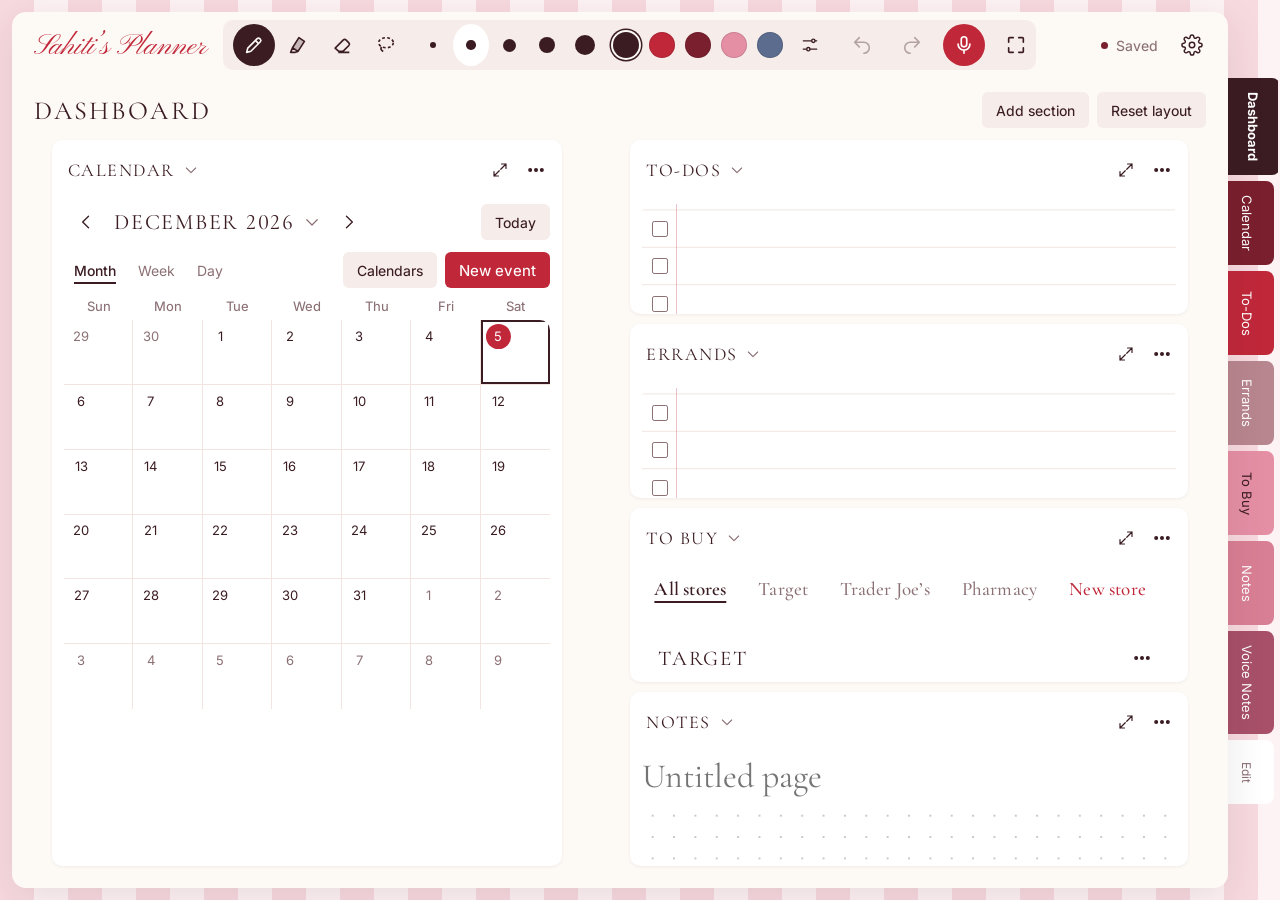
<file: index.html>
<!DOCTYPE html>
<html lang="en">
<head>
  <meta charset="utf-8">
  <meta name="viewport" content="width=device-width, initial-scale=1, viewport-fit=cover">
  <title>Sahiti’s Planner</title>
  <meta name="description" content="Sahiti’s personal planner: handwriting, calendar, lists and voice notes.">
  <meta name="theme-color" content="#FDF9F5">
  <meta name="apple-mobile-web-app-capable" content="yes">
  <meta name="mobile-web-app-capable" content="yes">
  <meta name="apple-mobile-web-app-status-bar-style" content="black-translucent">
  <meta name="apple-mobile-web-app-title" content="Sahiti’s Planner">
  <link rel="manifest" href="manifest.webmanifest">
  <link rel="icon" href="icons/icon.svg" type="image/svg+xml">
  <link rel="apple-touch-icon" href="icons/apple-touch-icon.png">
  <link rel="stylesheet" href="css/fonts.css">
  <link rel="stylesheet" href="css/app.css">
</head>
<body>
  <noscript>Sahiti’s Planner needs JavaScript turned on.</noscript>
  <script>
    // If this browser blocks storage (private mode, preview frames), use memory so the planner still runs.
    (function () {
      function mem() { var d = {}; return { getItem: function (k) { return k in d ? d[k] : null; }, setItem: function (k, v) { d[k] = String(v); }, removeItem: function (k) { delete d[k]; }, clear: function () { d = {}; }, key: function (i) { return Object.keys(d)[i] || null; }, get length() { return Object.keys(d).length; } }; }
      ['localStorage', 'sessionStorage'].forEach(function (name) {
        try { window[name].setItem('__sp', '1'); window[name].removeItem('__sp'); }
        catch (e) { try { Object.defineProperty(window, name, { value: mem(), configurable: true }); } catch (e2) {} }
      });
    })();
  </script>
  <script type="module" src="js/app.js"></script>
  <script>
    // Safety net: if the app has not started after a few seconds (usually old cached files),
    // clear the offline copy once and reload so the newest files load.
    setTimeout(function () {
      if (window.__spBooted) return;
      var tried = false; try { tried = sessionStorage.getItem('sp-heal') === '1'; sessionStorage.setItem('sp-heal', '1'); } catch (e) {}
      if (tried) return;
      // Old copies sit in the browser cache. The offline helper (sw.js) always asks GitHub
      // for fresh files, so start it, let it take over this page, then reload.
      var done = function () { location.replace(location.pathname + '?fresh=' + Date.now() + location.hash); };
      if (!navigator.serviceWorker) return done();
      var clear = window.caches ? caches.keys().then(function (ks) { return Promise.all(ks.map(function (k) { return caches.delete(k); })); }) : Promise.resolve();
      clear.catch(function () {}).then(function () { return navigator.serviceWorker.register('./sw.js'); })
        .then(function (reg) { return reg.update().catch(function () {}).then(function () { return navigator.serviceWorker.ready; }); })
        .then(function () {
          if (navigator.serviceWorker.controller) return done();
          navigator.serviceWorker.addEventListener('controllerchange', done);
          setTimeout(done, 3000);
        }).catch(done);
    }, 5000);
  </script>
</body>
</html>
</file>
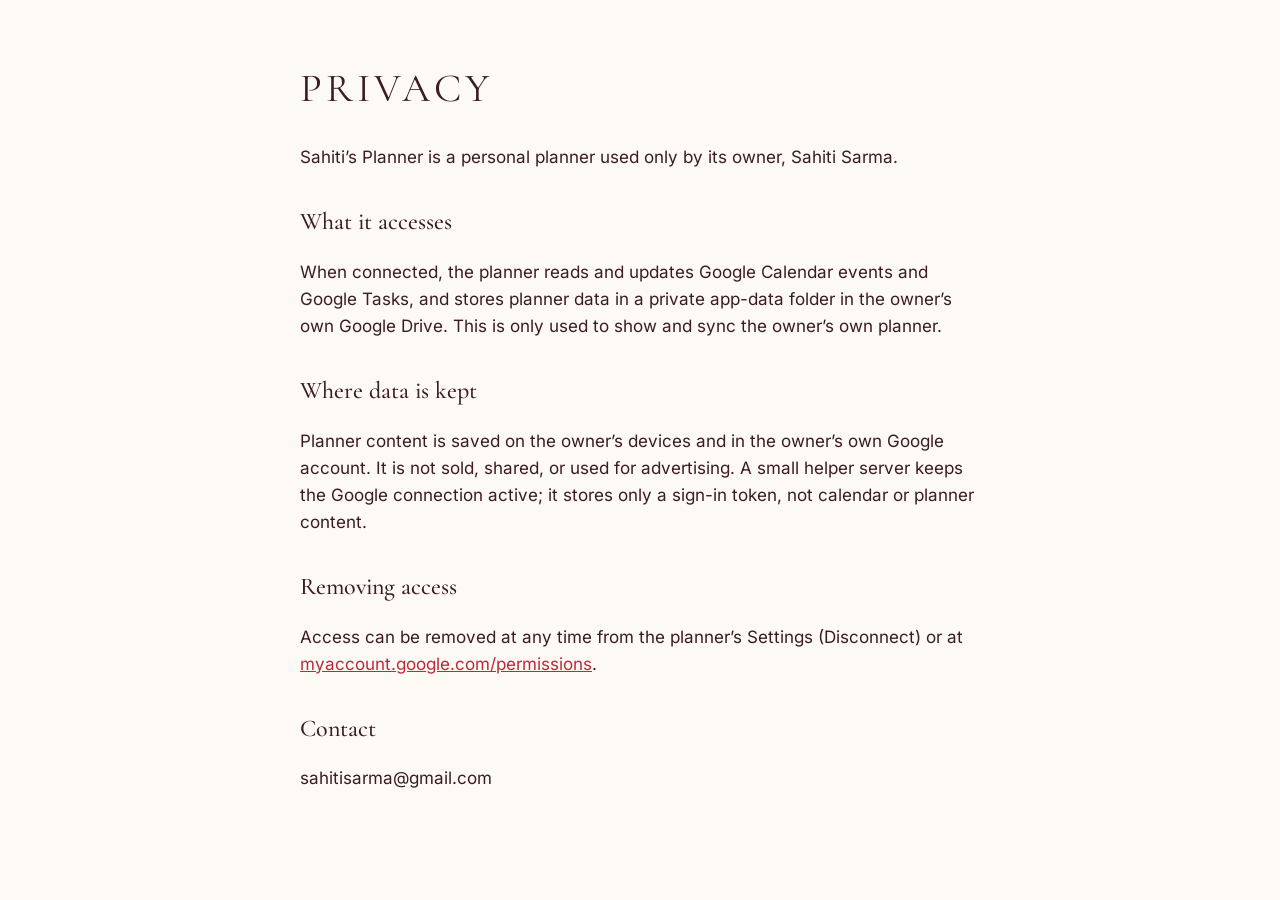
<file: privacy.html>
<!DOCTYPE html>
<html lang="en">
<head>
<meta charset="utf-8">
<meta name="viewport" content="width=device-width, initial-scale=1">
<title>Sahiti’s Planner · Privacy</title>
<link rel="stylesheet" href="css/fonts.css">
<style>
  body { margin: 0; background: #FDF9F5; color: #3A1C22; font: 17px/1.6 'Inter', system-ui, sans-serif; }
  main { max-width: 680px; margin: 0 auto; padding: 56px 24px; }
  h1 { font-family: 'Cormorant Garamond', Georgia, serif; font-weight: 400; font-size: 40px; letter-spacing: .1em; text-transform: uppercase; margin: 0 0 24px; }
  h2 { font-family: 'Cormorant Garamond', Georgia, serif; font-weight: 500; font-size: 24px; margin: 32px 0 8px; }
  a { color: #C0283A; }
</style>
</head>
<body>
<main>
  <h1>Privacy</h1>
  <p>Sahiti’s Planner is a personal planner used only by its owner, Sahiti Sarma.</p>
  <h2>What it accesses</h2>
  <p>When connected, the planner reads and updates Google Calendar events and Google Tasks, and stores planner data in a private app-data folder in the owner’s own Google Drive. This is only used to show and sync the owner’s own planner.</p>
  <h2>Where data is kept</h2>
  <p>Planner content is saved on the owner’s devices and in the owner’s own Google account. It is not sold, shared, or used for advertising. A small helper server keeps the Google connection active; it stores only a sign-in token, not calendar or planner content.</p>
  <h2>Removing access</h2>
  <p>Access can be removed at any time from the planner’s Settings (Disconnect) or at <a href="https://myaccount.google.com/permissions">myaccount.google.com/permissions</a>.</p>
  <h2>Contact</h2>
  <p>sahitisarma@gmail.com</p>
</main>
</body>
</html>
</file>
<file: css/fonts.css>
/* Fonts are bundled with the app (SIL Open Font License, see /fonts) so they work offline. */
@font-face { font-family: 'Shrikhand'; src: url(../fonts/shrikhand-latin-400-normal.woff2) format('woff2'); font-weight: 400; font-display: swap; }
@font-face { font-family: 'Bagel Fat One'; src: url(../fonts/bagel-fat-one-latin-400-normal.woff2) format('woff2'); font-weight: 400; font-display: swap; }
@font-face { font-family: 'DM Serif Display'; src: url(../fonts/dm-serif-display-latin-400-normal.woff2) format('woff2'); font-weight: 400; font-display: swap; }
@font-face { font-family: 'DM Serif Display'; src: url(../fonts/dm-serif-display-latin-400-italic.woff2) format('woff2'); font-weight: 400; font-style: italic; font-display: swap; }
@font-face { font-family: 'Gloock'; src: url(../fonts/gloock-latin-400-normal.woff2) format('woff2'); font-weight: 400; font-display: swap; }
@font-face { font-family: 'Fraunces'; src: url(../fonts/fraunces-latin-wght-normal.woff2) format('woff2'); font-weight: 100 900; font-display: swap; }
@font-face { font-family: 'Fraunces'; src: url(../fonts/fraunces-latin-wght-italic.woff2) format('woff2'); font-weight: 100 900; font-style: italic; font-display: swap; }
@font-face { font-family: 'Outfit'; src: url(../fonts/outfit-latin-wght-normal.woff2) format('woff2'); font-weight: 100 900; font-display: swap; }
@font-face { font-family: 'DM Sans'; src: url(../fonts/dm-sans-latin-wght-normal.woff2) format('woff2'); font-weight: 100 1000; font-display: swap; }
@font-face { font-family: 'DM Sans'; src: url(../fonts/dm-sans-latin-wght-italic.woff2) format('woff2'); font-weight: 100 1000; font-style: italic; font-display: swap; }
@font-face { font-family: 'Space Grotesk'; src: url(../fonts/space-grotesk-latin-wght-normal.woff2) format('woff2'); font-weight: 300 700; font-display: swap; }
@font-face { font-family: 'Caveat'; src: url(../fonts/caveat-latin-wght-normal.woff2) format('woff2'); font-weight: 400 700; font-display: swap; }
@font-face { font-family: 'Patrick Hand'; src: url(../fonts/patrick-hand-latin-400-normal.woff2) format('woff2'); font-weight: 400; font-display: swap; }
@font-face { font-family: 'Kalam'; src: url(../fonts/kalam-latin-400-normal.woff2) format('woff2'); font-weight: 400; font-display: swap; }
@font-face { font-family: 'Kalam'; src: url(../fonts/kalam-latin-700-normal.woff2) format('woff2'); font-weight: 700; font-display: swap; }
@font-face { font-family: 'Gaegu'; src: url(../fonts/gaegu-latin-400-normal.woff2) format('woff2'); font-weight: 400; font-display: swap; }
@font-face { font-family: 'Gaegu'; src: url(../fonts/gaegu-latin-700-normal.woff2) format('woff2'); font-weight: 700; font-display: swap; }
@font-face { font-family: 'Playfair Display'; src: url(../fonts/playfair-display-latin-wght-normal.woff2) format('woff2'); font-weight: 400 900; font-display: swap; }
@font-face { font-family: 'Playfair Display'; src: url(../fonts/playfair-display-latin-wght-italic.woff2) format('woff2'); font-weight: 400 900; font-style: italic; font-display: swap; }
@font-face { font-family: 'Bodoni Moda'; src: url(../fonts/bodoni-moda-latin-wght-normal.woff2) format('woff2'); font-weight: 400 900; font-display: swap; }
@font-face { font-family: 'Bodoni Moda'; src: url(../fonts/bodoni-moda-latin-wght-italic.woff2) format('woff2'); font-weight: 400 900; font-style: italic; font-display: swap; }
@font-face { font-family: 'Inter'; src: url(../fonts/inter-latin-wght-normal.woff2) format('woff2'); font-weight: 100 900; font-display: swap; }
@font-face { font-family: 'Pinyon Script'; src: url(../fonts/pinyon-script-latin-400-normal.woff2) format('woff2'); font-weight: 400; font-display: swap; }
@font-face { font-family: 'Cormorant Garamond'; src: url(../fonts/cormorant-garamond-latin-wght-normal.woff2) format('woff2'); font-weight: 300 700; font-display: swap; }
@font-face { font-family: 'Cormorant Garamond'; src: url(../fonts/cormorant-garamond-latin-wght-italic.woff2) format('woff2'); font-weight: 300 700; font-style: italic; font-display: swap; }
</file>
<file: css/app.css>
/* Sahiti's Planner: modern retro, bold type, painted patterns, real planner bones. */

:root {
  --paper: #FBF4E6; --ink: #2B2320; --line: #E7D9C1;
  --b1: #6F9A74; --b2: #A9C4E2; --b3: #6F9A74; --b4: #A9C4E2;
  --s0: #E4572E; --s1: #3E8E3E; --s2: #EC6AA0; --s3: #F39237; --s4: #3D5DA8; --s5: #7B1E2E; --s6: #B9B4DE; --s7: #F4C542;
  --accent: var(--s0); --accent2: var(--s1);
  --font-display: 'Shrikhand', Georgia, serif;
  --font-body: 'Outfit', system-ui, sans-serif;
  --fs: 18px;
  --radius: 18px;
  --shadow: 3px 3px 0 var(--ink);
  --muted: color-mix(in srgb, var(--ink) 55%, var(--paper));
  --faint: color-mix(in srgb, var(--ink) 12%, var(--paper));
  --card: color-mix(in srgb, var(--paper) 70%, white);
  --tab-w: 46px;
  --safe-b: env(safe-area-inset-bottom, 0px);
  color-scheme: light;
}
* { box-sizing: border-box; }
html, body { margin: 0; height: 100%; }
body {
  font-family: var(--font-body); font-size: var(--fs); color: var(--ink); background: var(--b1);
  -webkit-font-smoothing: antialiased; -webkit-tap-highlight-color: transparent;
  overflow: hidden; overscroll-behavior: none;
}
button, input, select, textarea { font: inherit; color: inherit; }
button { cursor: pointer; background: none; border: 0; padding: 0; touch-action: manipulation; }
button:disabled { opacity: .35; cursor: default; }
:focus-visible { outline: 3px solid var(--s4); outline-offset: 2px; border-radius: 8px; }
input, select, textarea {
  background: var(--card); border: 2px solid var(--faint); border-radius: 12px; padding: 8px 12px; min-height: 44px;
}
input:focus, select:focus, textarea:focus { outline: none; border-color: var(--ink); }
input[type=checkbox] { min-height: auto; width: 22px; height: 22px; accent-color: var(--accent); }
input[type=color] { padding: 0; border: 0; width: 0; height: 0; opacity: 0; position: absolute; }
h2, h3, h4 { margin: 0; }

/* ---------- painted backdrop ---------- */
#backdrop { position: fixed; inset: 0; z-index: 0; }
html[data-pattern=checker] #backdrop { background: conic-gradient(var(--b1) 25%, var(--b2) 0 50%, var(--b1) 0 75%, var(--b2) 0) 0 0 / 76px 76px; }
html[data-pattern=stripes] #backdrop { background: repeating-linear-gradient(90deg, var(--b1) 0 30px, var(--b2) 30px 60px); }
html[data-pattern=wobble] #backdrop { background: repeating-linear-gradient(90deg, var(--b1) 0 26px, var(--b2) 26px 66px); }
html[data-pattern=patchwork] #backdrop { background: conic-gradient(var(--b1) 25%, var(--b2) 0 50%, var(--b4) 0 75%, var(--b3) 0) 0 0 / 132px 132px; }
html[data-pattern=pinstripe] #backdrop { background: repeating-linear-gradient(90deg, var(--b1) 0 56px, var(--b2) 56px 110px, var(--b3) 110px 113px, var(--b2) 113px 140px); }
#backdrop::after { content: ''; position: absolute; inset: 0; opacity: .18; mix-blend-mode: multiply;
  background-image: url("data:image/svg+xml,%3Csvg xmlns='http://www.w3.org/2000/svg' width='160' height='160'%3E%3Cfilter id='n'%3E%3CfeTurbulence type='fractalNoise' baseFrequency='.9' numOctaves='2' stitchTiles='stitch'/%3E%3CfeColorMatrix values='0 0 0 0 .3 0 0 0 0 .25 0 0 0 0 .2 0 0 0 .6 0'/%3E%3C/filter%3E%3Crect width='100%25' height='100%25' filter='url(%23n)'/%3E%3C/svg%3E"); }

/* ---------- the planner book ---------- */
#app {
  position: fixed; z-index: 1;
  inset: max(12px, env(safe-area-inset-top)) calc(env(safe-area-inset-right) + var(--tab-w) + 6px) max(12px, var(--safe-b)) max(12px, env(safe-area-inset-left));
  display: grid; grid-template-rows: auto 1fr; grid-template-columns: 1fr;
  background: var(--paper); border-radius: 26px; border: 2.5px solid var(--ink);
  box-shadow: 6px 6px 0 var(--ink);
}
#topbar {
  display: flex; align-items: center; gap: 14px; padding: 10px 18px 8px 22px;
  border-bottom: 2px dashed var(--line);
}
.logo {
  font-family: var(--font-display); font-size: 30px; line-height: 1; color: var(--accent);
  text-shadow: 2px 2px 0 var(--ink); letter-spacing: .5px; white-space: nowrap;
}
#today-chip { font-weight: 600; font-size: 14px; text-transform: uppercase; letter-spacing: .14em; color: var(--muted); white-space: nowrap; overflow: hidden; text-overflow: ellipsis; }
.top-right { margin-left: auto; display: flex; align-items: center; gap: 8px; }
.status {
  display: inline-flex; align-items: center; gap: 8px; padding: 6px 14px; border-radius: 99px; min-height: 36px;
  font-size: 14px; font-weight: 600; border: 2px solid var(--ink); background: var(--card);
}
.status .dot { width: 9px; height: 9px; border-radius: 50%; background: var(--s1); }
.status.saving .dot, .status.syncing .dot { background: var(--s3); animation: pulse 1s infinite; }
.status.attention { background: color-mix(in srgb, var(--s7) 45%, var(--card)); }
.status.attention .dot { background: var(--s0); }
.status.offline .dot { background: var(--muted); }
@keyframes pulse { 50% { opacity: .3; } }

#main { overflow: auto; -webkit-overflow-scrolling: touch; padding: 16px 20px calc(110px + var(--safe-b)); position: relative; min-height: 0; }
#main.route-everything { overflow: hidden; padding: 10px 14px calc(84px + var(--safe-b)); display: flex; }

/* section tabs on the right edge, like planner dividers */
#tabs {
  position: fixed; z-index: 0; top: 74px; right: calc(env(safe-area-inset-right) + 2px);
  display: flex; flex-direction: column; gap: 6px; width: calc(var(--tab-w) + 20px); padding-right: 6px !important;
  max-height: calc(100vh - 160px); overflow-y: auto; padding: 4px 0;
  scrollbar-width: none;
}
#tabs::-webkit-scrollbar { display: none; }
.tab {
  flex: none; writing-mode: vertical-rl; background: var(--c); color: #fff; border: 2.5px solid var(--ink); border-left: 0;
  border-radius: 0 16px 16px 0; padding: 16px 8px 16px 16px; min-height: 92px; width: calc(var(--tab-w) + 16px);
  font-weight: 700; font-size: 14px; letter-spacing: .06em; text-align: center; white-space: nowrap;
  box-shadow: 3px 3px 0 var(--ink); transition: transform .15s;
  text-shadow: 0 1px 0 rgba(0,0,0,.25);
}
.tab span { display: inline-block; }
.tab.on { transform: translateX(5px); }
.tab.add { min-height: 54px; font-size: 22px; padding: 10px 8px 10px 14px; color: var(--ink); text-shadow: none; }

/* ---------- common bits ---------- */
.icon-btn { width: 44px; height: 44px; border-radius: 14px; display: inline-grid; place-items: center; font-size: 22px; line-height: 1; }
.icon-btn:hover { background: var(--faint); }
.icon-btn.sm { width: 36px; height: 36px; font-size: 18px; border-radius: 10px; }
.btn {
  display: inline-flex; align-items: center; justify-content: center; gap: 6px; min-height: 44px; padding: 8px 18px;
  border-radius: 14px; border: 2px solid var(--ink); background: var(--card); font-weight: 650; box-shadow: var(--shadow);
}
.btn:active { transform: translate(2px, 2px); box-shadow: 1px 1px 0 var(--ink); }
.btn.primary { background: var(--accent); color: #fff; }
.btn.danger { background: color-mix(in srgb, var(--s0) 15%, var(--card)); color: var(--s5); }
.btn.sm { min-height: 38px; padding: 6px 14px; font-size: 15px; }
.btn.block { width: 100%; }
.chip {
  display: inline-flex; align-items: center; gap: 6px; padding: 6px 14px; min-height: 36px; border-radius: 99px;
  border: 2px solid var(--ink); background: var(--card); font-size: 14px; font-weight: 600; white-space: nowrap;
}
.chip.on { background: var(--ink); color: var(--paper); }
.chip.accent { background: #F4C542; color: #2B2320; }
.chip.round { width: 40px; height: 40px; padding: 0; justify-content: center; }
.seg { display: inline-flex; border: 2px solid var(--ink); border-radius: 99px; overflow: hidden; background: var(--card); }
.seg button { padding: 6px 14px; min-height: 36px; font-size: 14px; font-weight: 650; }
.seg button + button { border-left: 2px solid var(--ink); }
.seg button.on { background: var(--ink); color: var(--paper); }
.row { display: flex; align-items: center; }
.gap { gap: 10px; } .wrap { flex-wrap: wrap; }
.grid2 { display: grid; grid-template-columns: repeat(auto-fill, minmax(220px, 1fr)); gap: 12px; }
.hint { color: var(--muted); font-size: 14px; margin: 6px 0; }
.ok { color: var(--s1); font-weight: 650; }
.empty { color: var(--muted); font-style: italic; font-size: 15px; margin: 8px 4px; }
.lbl { font-size: 13px; font-weight: 700; text-transform: uppercase; letter-spacing: .1em; color: var(--muted); }
.page-title { font-family: var(--font-display); font-size: 40px; color: var(--c, var(--accent)); text-shadow: 2px 2px 0 var(--ink); margin: 2px 0 14px; font-weight: 400; }
.block-h { font-size: 13px; font-weight: 750; letter-spacing: .16em; text-transform: uppercase; color: var(--c, var(--ink)); margin: 2px 0 8px; display: flex; align-items: center; gap: 8px; }
.block-h::after { content: ''; flex: 1; height: 2px; background: var(--line); border-radius: 2px; }
.sub-h { font-size: 13px; font-weight: 700; letter-spacing: .1em; text-transform: uppercase; color: var(--muted); margin: 14px 4px 4px; }
.sub-h.warn { color: var(--s0); }
.card { background: var(--card); border: 2px solid var(--line); border-radius: var(--radius); padding: 14px 16px; margin-bottom: 14px; }
.link-row { display: block; width: 100%; text-align: left; padding: 10px 6px; border-bottom: 1px dashed var(--line); min-height: 44px; }

/* ---------- spreads (two facing pages) ---------- */
.spread { display: grid; grid-template-columns: 1fr 1fr; gap: 0; position: relative; }
.spread > .page { padding: 4px 18px; min-width: 0; }
.spread > .page.left { border-right: 2px solid var(--line); }

/* ---------- items ---------- */
.items { display: flex; flex-direction: column; }
.item { display: flex; align-items: flex-start; gap: 8px; padding: 6px 0 6px 0; border-bottom: 1.5px solid var(--line); min-height: 48px; position: relative; background: transparent; }
.item.sub { padding-left: 36px; }
.item .drag { width: 18px; color: var(--line); font-size: 14px; letter-spacing: -2px; padding-top: 12px; cursor: grab; touch-action: none; user-select: none; -webkit-user-select: none; }
.item:hover .drag { color: var(--muted); }
.item.dragging { z-index: 5; background: var(--card); box-shadow: 0 8px 20px rgba(0,0,0,.15); border-radius: 12px; }
.check {
  flex: none; width: 28px; height: 28px; margin-top: 8px; border: 2.5px solid var(--ink); border-radius: 8px; background: var(--card);
  display: grid; place-items: center; position: relative;
}
.check::before { content: ''; position: absolute; inset: -8px; }
.check .tick { opacity: 0; color: #fff; font-weight: 900; font-size: 17px; transform: scale(.4); transition: .15s; }
.check.on { background: var(--c, var(--accent)); }
.check.on .tick { opacity: 1; transform: scale(1); }
.check.ghost { border-style: dashed; border-color: var(--line); background: none; margin-top: 8px; }
.item-body { flex: 1; min-width: 0; }
.item-text { width: 100%; border: 0; background: transparent; padding: 8px 2px; min-height: 44px; border-radius: 6px; font-size: inherit; }
.item-text:focus { background: color-mix(in srgb, var(--s7) 14%, transparent); }
.item.done .item-text, .item.done .item-ink { opacity: .5; text-decoration: line-through; text-decoration-thickness: 2px; }
.item.just-done .check { animation: pop .35s; }
@keyframes pop { 40% { transform: scale(1.25) rotate(-6deg); } }
.item-ink { width: 100%; min-height: 40px; }
.item-meta { display: flex; flex-wrap: wrap; gap: 5px; padding: 0 2px 2px; }
.item-meta:empty { display: none; }
.badge { font-size: 12px; font-weight: 700; padding: 2px 8px; border-radius: 99px; background: var(--faint); white-space: nowrap; }
.badge.carry { background: color-mix(in srgb, var(--s6) 55%, var(--card)); }
.badge.pri { background: var(--s0); color: #fff; }
.badge.pri.p1 { background: var(--s7); color: var(--ink); } .badge.pri.p2 { background: var(--s3); }
.badge.due { background: color-mix(in srgb, var(--s4) 18%, var(--card)); }
.badge.overdue { background: var(--s0); color: #fff; }
.badge.sec { background: color-mix(in srgb, var(--c, var(--s4)) 22%, var(--card)); }
.badge.g { background: var(--s4); color: #fff; }
.badge.muted { color: var(--muted); }
.item .more { margin-top: 6px; opacity: .55; }
.item:hover .more, .item .more:focus { opacity: 1; }

.composer { margin: 6px 0 10px; }
.composer-row { display: flex; align-items: center; gap: 8px; padding-left: 26px; }
.composer-input { flex: 1; border: 0; border-bottom: 2px dashed var(--line); border-radius: 0; background: transparent; padding-left: 4px; }
.composer-input:focus { border-bottom-color: var(--ink); }
.composer-pad { margin: 6px 0 0 26px; border: 2px dashed var(--line); border-radius: 14px; background-color: color-mix(in srgb, var(--card) 70%, transparent); position: relative; }
.pad-hint { position: absolute; left: 14px; top: 50%; transform: translateY(-50%); color: var(--muted); font-size: 14px; pointer-events: none; font-family: 'Caveat', cursive; font-size: 20px; }

/* ---------- ink surfaces & paper ---------- */
.ink-host { position: relative; touch-action: pan-x pan-y pinch-zoom; -webkit-user-select: none; user-select: none; -webkit-touch-callout: none; }
.ink-host.overlay { position: absolute; inset: 0; pointer-events: none; z-index: 3; }
.ink-canvas { position: absolute; left: 0; top: 0; pointer-events: none; }
.ink-host.writing { cursor: crosshair; }
.sel-box { position: absolute; border: 2px dashed var(--s4); border-radius: 8px; background: color-mix(in srgb, var(--s4) 6%, transparent); pointer-events: auto; touch-action: none; cursor: move; z-index: 4; }
.sel-handle { position: absolute; right: -14px; bottom: -14px; width: 28px; height: 28px; border-radius: 50%; background: var(--s4); border: 3px solid #fff; box-shadow: 0 1px 4px rgba(0,0,0,.3); cursor: nwse-resize; }
.paper-lined { background-image: linear-gradient(transparent calc(var(--u, 1px) * 43), var(--line) calc(var(--u, 1px) * 43), var(--line) calc(var(--u, 1px) * 45)); background-size: 100% calc(var(--u, 1px) * 46); }
.paper-dotted { background-image: radial-gradient(circle, color-mix(in srgb, var(--ink) 25%, transparent) calc(var(--u, 1px) * 2.4), transparent calc(var(--u, 1px) * 2.8)); background-size: calc(var(--u, 1px) * 40) calc(var(--u, 1px) * 40); }
.paper-grid { background-image: linear-gradient(var(--line) 1px, transparent 1px), linear-gradient(90deg, var(--line) 1px, transparent 1px); background-size: calc(var(--u, 1px) * 40) calc(var(--u, 1px) * 40); }
.paper-blank { background: none; }

/* ---------- calendar ---------- */
.cal { container-type: inline-size; }
.cal-head { display: flex; align-items: center; flex-wrap: wrap; gap: 10px; margin-bottom: 10px; }
.cal-title { font-family: var(--font-display); font-weight: 400; font-size: 34px; color: var(--s4); text-shadow: 2px 2px 0 var(--ink); margin-right: auto; white-space: nowrap; }
.cal.compact .cal-title { font-size: 26px; }
.cal-nav { display: flex; align-items: center; gap: 2px; }
.dow-row { display: grid; grid-template-columns: repeat(7, 1fr); text-align: center; font-size: 12px; font-weight: 800; letter-spacing: .14em; text-transform: uppercase; color: var(--muted); padding-bottom: 6px; }
.dow-row span:first-child { color: var(--s0); }
.month-body { position: relative; }
.month-grid { display: grid; grid-template-columns: repeat(7, 1fr); grid-template-rows: repeat(6, 1fr); aspect-ratio: 7 / 5.6; border: 2px solid var(--ink); border-radius: 16px; overflow: hidden; background: var(--card); }
.mcell { border-right: 1.5px solid var(--line); border-bottom: 1.5px solid var(--line); padding: 4px 5px; overflow: hidden; position: relative; display: flex; flex-direction: column; gap: 2px; min-height: 0; cursor: pointer; }
.mcell:nth-child(7n) { border-right: 0; }
.mcell:nth-last-child(-n+7) { border-bottom: 0; }
.mcell.out { background: color-mix(in srgb, var(--paper) 60%, var(--line)); color: var(--muted); }
.mcell.today .mnum { background: var(--s0); color: #fff; border-radius: 99px; }
.mcell.sel { box-shadow: inset 0 0 0 2.5px var(--s4); }
.mnum { font-weight: 800; font-size: max(13px, 1.5cqw); align-self: flex-start; padding: 1px 7px; }
.mevents { display: flex; flex-direction: column; gap: 2px; min-height: 0; }
.mtasks { position: absolute; right: 5px; top: 5px; font-size: 11px; font-weight: 700; color: var(--muted); }
.more { font-size: 11px; color: var(--muted); font-weight: 650; padding-left: 4px; }
.ev {
  display: flex; align-items: center; gap: 4px; text-align: left; width: 100%;
  border-radius: 6px; padding: 1px 6px; font-size: max(11px, 1.15cqw); line-height: 1.35; min-height: 20px;
  background: color-mix(in srgb, var(--c) 20%, var(--card)); border-left: 4px solid var(--c);
  white-space: nowrap; overflow: hidden;
}
.ev.allday { background: var(--c); color: #fff; border-left-color: var(--ink); }
.ev.pending { background-image: repeating-linear-gradient(45deg, transparent 0 6px, rgba(255,255,255,.5) 6px 10px); }
.ev-time { font-weight: 750; flex: none; }
.ev-title { overflow: hidden; text-overflow: ellipsis; }
.cal-dot { width: 14px; height: 14px; border-radius: 50%; flex: none; border: 2px solid var(--ink); display: inline-block; }

.week .page { display: flex; flex-direction: column; gap: 10px; }
.wday { background: var(--card); border: 2px solid var(--line); border-radius: 16px; padding: 8px 12px; }
.wday.today { border-color: var(--s0); }
.wday-head { display: flex; align-items: baseline; gap: 10px; min-height: 36px; }
.wday-head.static { cursor: default; }
.wdow { font-size: 13px; font-weight: 800; letter-spacing: .16em; text-transform: uppercase; color: var(--muted); }
.wnum { font-family: var(--font-display); font-size: 26px; color: var(--s4); }
.wday.today .wnum { color: var(--s0); }
.wevents { display: flex; flex-direction: column; gap: 3px; margin-bottom: 4px; }
.wevents .ev { font-size: 14px; min-height: 28px; }
.wink { border-radius: 10px; margin-top: 6px; }
.wday.notes .wink { min-height: 200px; }

.daypage .page { padding-top: 6px; }
.day-hero { display: flex; align-items: center; gap: 14px; margin-bottom: 10px; }
.day-num { font-family: var(--font-display); font-size: 74px; line-height: .9; color: var(--s0); text-shadow: 3px 3px 0 var(--ink); }
.day-dow { font-family: var(--font-display); font-size: 28px; color: var(--ink); }
.day-month { font-size: 14px; font-weight: 700; letter-spacing: .16em; text-transform: uppercase; color: var(--muted); }
.allday-row { display: flex; flex-direction: column; gap: 4px; margin-bottom: 8px; }
.allday-row .ev { font-size: 15px; min-height: 30px; }
.timeline { --tl-gutter: 64px; position: relative; container-type: inline-size; border-top: 2px solid var(--line); }
.hour { height: 9cqw; min-height: 0; border-bottom: 1.5px solid var(--line); position: relative; cursor: pointer; }
.hour-label { position: absolute; left: 4px; top: 6px; font-size: 12px; font-weight: 750; color: var(--muted); letter-spacing: .05em; text-transform: uppercase; }
.tl-events { position: absolute; inset: 0; pointer-events: none; }
.tl-ev { position: absolute; pointer-events: auto; align-items: flex-start; flex-direction: column; gap: 0; padding: 4px 8px; font-size: 14px; white-space: normal; border-radius: 10px; min-height: 24px; overflow: hidden; }
.now-line { position: absolute; left: var(--tl-gutter); right: 0; height: 2.5px; background: var(--s0); z-index: 2; pointer-events: none; }
.now-line::before { content: ''; position: absolute; left: -6px; top: -4px; width: 10px; height: 10px; border-radius: 50%; background: var(--s0); }
.day-notes { border-radius: 12px; }

.minical { width: 290px; }
.minical.compact { width: 100%; }
.minical-head { display: flex; align-items: center; justify-content: space-between; font-weight: 750; margin-bottom: 4px; }
.minical-grid { display: grid; grid-template-columns: repeat(7, 1fr); gap: 2px; text-align: center; }
.minical .dow { font-size: 11px; font-weight: 800; color: var(--muted); padding: 4px 0; }
.minical .day { height: 38px; border-radius: 10px; font-size: 15px; font-weight: 600; }
.minical .day.out { color: var(--muted); opacity: .6; }
.minical .day.today { color: var(--s0); font-weight: 900; }
.minical .day.sel { background: var(--ink); color: var(--paper); }
.minical .day:hover { background: var(--faint); }
.quick-dates { display: flex; flex-wrap: wrap; gap: 6px; margin-bottom: 8px; }
.date-btn { min-height: 40px; padding: 6px 12px; border: 2px solid var(--faint); border-radius: 12px; background: var(--card); font-weight: 600; font-size: 15px; }
.date-btn.empty { color: var(--muted); }

.agenda-h { margin-top: 14px; }
.agenda-events { display: flex; flex-direction: column; gap: 4px; }
.agenda-events .ev { font-size: 15px; min-height: 34px; }
.day-sheet .row { margin-bottom: 6px; }

/* event editor */
.form { display: flex; flex-direction: column; gap: 12px; }
.form label { display: flex; flex-direction: column; gap: 4px; font-size: 14px; font-weight: 650; }
.form label.inline, .form label.toggle { flex-direction: row; align-items: center; gap: 8px; }
.big-input { font-size: 24px; font-weight: 700; border-width: 0 0 2.5px; border-radius: 0; background: transparent; }
.times { display: flex; flex-direction: column; gap: 8px; }
.time-line { display: flex; align-items: center; gap: 10px; flex-wrap: wrap; }
.time-line .lbl { width: 56px; }
.num { width: 76px; }
.weekday-chips { display: flex; gap: 6px; }
.linked-task { display: flex; align-items: center; gap: 8px; flex-wrap: wrap; padding: 10px; border-radius: 12px; background: var(--faint); }
.small-link { font-size: 14px; color: var(--s4); }
.toggle { display: inline-flex; align-items: center; gap: 8px; font-weight: 600; font-size: 15px; min-height: 44px; }

/* ---------- lists / to buy ---------- */
.list-tabs { margin-bottom: 8px; }
.listview { --c: inherit; }
.store-tabs { display: flex; gap: 6px; flex-wrap: wrap; margin-bottom: 12px; }
.store-tab { padding: 8px 16px; min-height: 40px; border-radius: 12px 12px 4px 4px; border: 2px solid var(--ink); background: color-mix(in srgb, var(--c, var(--s3)) 22%, var(--card)); font-weight: 700; font-size: 15px; display: inline-flex; gap: 8px; align-items: center; }
.store-tab.on { background: var(--c, var(--s3)); color: #fff; }
.store-tab.add { background: none; border-style: dashed; }
.store-tab .count { font-size: 12px; background: rgba(255,255,255,.6); color: var(--ink); border-radius: 99px; padding: 0 7px; }
.store-grid { display: grid; grid-template-columns: repeat(auto-fill, minmax(260px, 1fr)); gap: 14px; }
.store-card { background: var(--card); border: 2px solid var(--ink); border-radius: var(--radius); padding: 10px 14px; box-shadow: 4px 4px 0 var(--c, var(--s3)); }
.store-card-head { display: flex; align-items: center; justify-content: space-between; }
.store-card-head h3 { font-family: var(--font-display); font-weight: 400; font-size: 24px; color: var(--c, var(--s3)); }

/* ---------- notes ---------- */
.notes { display: grid; grid-template-columns: 200px 1fr; gap: 18px; align-items: start; }
.notes.compact { grid-template-columns: 1fr; }
.note-list { display: flex; flex-direction: column; gap: 10px; position: sticky; top: 0; }
.note-card { text-align: left; background: var(--card); border: 2px solid var(--line); border-radius: 14px; padding: 8px; }
.note-card.on { border-color: var(--ink); box-shadow: var(--shadow); }
.note-thumb { height: 56px; overflow: hidden; border-radius: 8px; background: var(--paper); }
.note-card-title { font-weight: 700; font-size: 15px; margin-top: 4px; overflow: hidden; text-overflow: ellipsis; white-space: nowrap; }
.note-card-date { font-size: 12px; color: var(--muted); }
.note-page { min-width: 0; }
.note-title { font-family: var(--font-display); font-size: 32px; border: 0; background: transparent; padding: 4px 0; width: 100%; color: var(--s2); }
.notes.compact .note-title { font-size: 22px; }
.note-meta { display: flex; align-items: center; gap: 10px; flex-wrap: wrap; margin-bottom: 8px; }
.typed { margin-bottom: 10px; }
.typed summary { font-size: 13px; font-weight: 750; letter-spacing: .12em; text-transform: uppercase; color: var(--muted); padding: 6px 0; cursor: pointer; min-height: 36px; }
.text-toolbar { display: flex; gap: 4px; flex-wrap: wrap; margin-bottom: 6px; }
.tb { min-height: 36px; padding: 4px 12px; border-radius: 10px; border: 2px solid var(--faint); background: var(--card); font-size: 14px; }
.note-text { min-height: 80px; padding: 12px; border-radius: 14px; background: var(--card); border: 2px solid var(--faint); outline: none; line-height: 1.5; }
.note-text:empty::before { content: attr(data-placeholder); color: var(--muted); }
.note-text:focus { border-color: var(--ink); }
.note-ink { border-radius: 16px; border: 2px solid var(--line); background-color: var(--card); }

/* ---------- voice ---------- */
.recorder { display: flex; align-items: center; gap: 14px; flex-wrap: wrap; padding: 12px; border: 2px solid var(--ink); border-radius: var(--radius); background: var(--card); box-shadow: var(--shadow); margin-bottom: 12px; }
.rec-btn { display: inline-flex; align-items: center; gap: 8px; padding: 10px 18px; min-height: 48px; border-radius: 99px; background: var(--s5); color: #fff; font-weight: 750; }
.rec-btn.on { background: var(--s0); animation: pulse 1.2s infinite; }
.rec-time { font-variant-numeric: tabular-nums; font-weight: 700; }
.live-text { flex: 1 1 200px; color: var(--muted); font-style: italic; }
.voice-list { display: flex; flex-direction: column; gap: 10px; }
.voice-card { background: var(--card); border: 2px solid var(--line); border-radius: var(--radius); padding: 10px 14px; display: flex; flex-direction: column; gap: 8px; }
.voice-head { display: flex; align-items: center; gap: 8px; flex-wrap: wrap; }
.voice-when { font-weight: 700; font-size: 14px; margin-right: auto; }
.voice-card audio { width: 100%; }
.transcript { width: 100%; resize: vertical; }

/* ---------- everything ---------- */
.everything-wrap { display: flex; flex-direction: column; flex: 1; min-height: 0; width: 100%; }
.everything-bar { display: flex; align-items: center; gap: 8px; margin: 0 4px 8px; }
.every-title { font-family: var(--font-display); font-weight: 400; font-size: 26px; margin-right: auto; color: var(--ink); }
.everything { --split: .5; grid-template-columns: calc(var(--split) * 100% - 12px) 24px 1fr; flex: 1; min-height: 0; }
.everything > .page { display: flex; flex-direction: column; gap: 10px; min-height: 0; padding: 0 6px; border: 0 !important; }
.spine { position: relative; cursor: col-resize; touch-action: none; }
.spine::before { content: ''; position: absolute; left: 50%; top: 0; bottom: 0; width: 3px; transform: translateX(-50%); background: repeating-linear-gradient(var(--line) 0 10px, transparent 10px 16px); }
.spine .rings { position: absolute; left: 50%; top: 10%; bottom: 10%; width: 16px; transform: translateX(-50%); background: radial-gradient(circle at 50% 50%, var(--paper) 3px, var(--ink) 3.5px, var(--ink) 5px, transparent 5.5px) 0 0 / 16px 70px repeat-y; }
.panel { display: flex; flex-direction: column; min-height: 56px; flex: 1 1 0; background: var(--card); border: 2px solid var(--ink); border-radius: var(--radius); box-shadow: 4px 4px 0 var(--c); position: relative; overflow: hidden; }
.panel.collapsed { flex: 0 0 auto; }
.panel-head { display: flex; align-items: center; gap: 6px; padding: 4px 6px 4px 12px; background: color-mix(in srgb, var(--c) 18%, var(--card)); border-bottom: 2px solid var(--ink); }
.panel.collapsed .panel-head { border-bottom: 0; }
.panel-name { font-family: var(--font-display); font-size: 20px; color: var(--ink); display: flex; align-items: center; gap: 8px; min-height: 40px; flex: 1; text-align: left; }
.caret { font-family: var(--font-body); font-size: 14px; color: var(--muted); }
.panel-tools { display: flex; }
.panel-body { flex: 1; overflow: auto; -webkit-overflow-scrolling: touch; padding: 10px 12px; min-height: 0; }
.panel-resize { position: absolute; left: 30%; right: 30%; bottom: 0; height: 18px; cursor: row-resize; touch-action: none; z-index: 5; }
.panel-resize::after { content: ''; position: absolute; left: 50%; bottom: 5px; width: 54px; height: 5px; transform: translateX(-50%); border-radius: 9px; background: var(--line); }
.panel .page-title { display: none; }
.panel .daypage { grid-template-columns: 1fr; }
.daypage.compact .page.left { border: 0 !important; margin: 0 !important; }
.panel .daypage .page.left { border-right: 0; border-bottom: 2px solid var(--line); padding-bottom: 12px; margin-bottom: 12px; }
.panel .week { grid-template-columns: 1fr; }
.panel .week .page.left { border-right: 0; }

/* ---------- settings ---------- */
.settings { max-width: 980px; }
.settings .grid2 label, .settings-card > label:not(.toggle) { display: flex; flex-direction: column; gap: 4px; font-size: 14px; font-weight: 650; margin-bottom: 8px; }
.settings .grid2 { margin-bottom: 12px; }
.settings-card { padding: 18px 20px; }
.sec-rows { display: flex; flex-direction: column; gap: 8px; margin: 8px 0 12px; }
.sec-row { display: flex; align-items: center; gap: 8px; flex-wrap: wrap; }
.sec-row input { flex: 1 1 160px; }
.sec-row.hidden { opacity: .5; }
.sec-type { font-size: 13px; color: var(--muted); width: 90px; }
.palette-row { display: flex; gap: 10px; flex-wrap: wrap; margin-bottom: 14px; }
.palette { display: flex; flex-direction: column; gap: 6px; padding: 8px; border-radius: 16px; border: 2px solid var(--line); width: 150px; font-weight: 700; font-size: 14px; text-align: left; background: var(--card); }
.palette.on { border-color: var(--ink); box-shadow: var(--shadow); }
.pal-swatch { height: 56px; border-radius: 10px; border: 2px solid var(--ink); }
.pat-checker { background: conic-gradient(var(--b1) 25%, var(--b2) 0 50%, var(--b1) 0 75%, var(--b2) 0) 0 0 / 22px 22px; }
.pat-stripes, .pat-wobble { background: repeating-linear-gradient(90deg, var(--b1) 0 9px, var(--b2) 9px 18px); }
.pat-patchwork { background: conic-gradient(var(--b1) 25%, var(--b2) 0 50%, var(--b4) 0 75%, var(--b3) 0) 0 0 / 36px 36px; }
.pat-pinstripe { background: repeating-linear-gradient(90deg, var(--b1) 0 14px, var(--b2) 14px 26px, var(--b3) 26px 28px, var(--b2) 28px 34px); }
.pal-dots { display: flex; gap: 3px; }
.pal-dots i { width: 16px; height: 16px; border-radius: 50%; border: 1.5px solid var(--ink); }
.sec-style { margin: 6px 0; }
.sec-name { font-weight: 700; width: 110px; color: var(--c); }
.steps { padding-left: 20px; line-height: 1.7; }

/* ---------- color swatches ---------- */
.color-row { display: flex; flex-wrap: wrap; gap: 8px; align-items: center; }
.swatch { width: 34px; height: 34px; border-radius: 50%; border: 2.5px solid var(--ink); position: relative; display: inline-grid; place-items: center; font-weight: 800; flex: none; }
.swatch.sel { box-shadow: 0 0 0 3px var(--paper), 0 0 0 5px var(--ink); }
.swatch.custom { background: conic-gradient(#E4572E, #F4C542, #3E8E3E, #3D5DA8, #EC6AA0, #E4572E); color: #fff; text-shadow: 0 0 3px #000; cursor: pointer; }

/* ---------- dock ---------- */
#dock-host { position: fixed; left: 50%; transform: translateX(-50%); bottom: calc(18px + var(--safe-b)); z-index: 30; max-width: calc(100vw - 100px); }
.dock {
  display: flex; align-items: center; gap: 4px; padding: 6px 10px; border-radius: 22px;
  background: var(--paper); border: 2.5px solid var(--ink); box-shadow: 4px 4px 0 var(--ink);
  overflow-x: auto; scrollbar-width: none;
}
.dock::-webkit-scrollbar { display: none; }
.dock.collapsed { padding: 4px; }
.dock-group { display: flex; gap: 2px; align-items: center; }
.dock-btn { min-width: 44px; height: 44px; border-radius: 14px; display: inline-grid; place-items: center; font-weight: 750; font-size: 16px; flex: none; }
.dock-btn.text { padding: 0 12px; font-size: 14px; }
.dock-btn.danger { color: var(--s0); }
.dock-btn.tool.on { background: var(--ink); color: var(--paper); }
.dock-btn.capture { background: #F4C542; color: #2B2320; border: 2px solid var(--ink); }
.dock-btn:hover:not(.on) { background: var(--faint); }
.dock-sep { width: 2px; height: 28px; background: var(--line); margin: 0 4px; flex: none; }
.dock-dot { width: 24px; height: 24px; border-radius: 50%; border: 2.5px solid var(--ink); }
.dock-label { font-size: 13px; font-weight: 750; letter-spacing: .1em; text-transform: uppercase; color: var(--muted); padding: 0 6px; }
.preset { width: 40px; height: 44px; border-radius: 12px; display: grid; place-items: center; }
.preset.on { background: var(--faint); box-shadow: inset 0 0 0 2px var(--ink); }
.preset-ink { width: 24px; border-radius: 4px; transform: rotate(-25deg); }
.preset-ink.hl { opacity: .55; border-radius: 2px; }
.pen-preview { width: 100%; border-radius: 99px; margin-top: 10px; }

/* ---------- sheets / menus / toasts ---------- */
.sheet-wrap { position: fixed; inset: 0; z-index: 50; background: rgba(43,35,32,.35); display: grid; place-items: center; padding: 20px; animation: fade .15s; }
@keyframes fade { from { opacity: 0; } }
.sheet { width: min(560px, 100%); max-height: calc(100vh - 40px); display: flex; flex-direction: column; background: var(--paper); border: 2.5px solid var(--ink); border-radius: 24px; box-shadow: 6px 6px 0 var(--ink); animation: rise .18s; }
.sheet.wide { width: min(820px, 100%); }
@keyframes rise { from { transform: translateY(16px); opacity: 0; } }
.sheet-head { display: flex; align-items: center; justify-content: space-between; padding: 12px 14px 8px 22px; border-bottom: 2px dashed var(--line); }
.sheet-head h2 { font-family: var(--font-display); font-weight: 400; font-size: 26px; color: var(--accent); }
.sheet-body { padding: 14px 22px; overflow: auto; -webkit-overflow-scrolling: touch; }
.sheet-actions { display: flex; justify-content: flex-end; gap: 10px; padding: 12px 22px 16px; border-top: 2px dashed var(--line); flex-wrap: wrap; }
.menu { position: fixed; z-index: 60; min-width: 240px; max-width: min(360px, calc(100vw - 16px)); max-height: 70vh; overflow: auto; background: var(--paper); border: 2.5px solid var(--ink); border-radius: 18px; box-shadow: 4px 4px 0 var(--ink); padding: 6px; }
.menu hr { border: 0; border-top: 2px dashed var(--line); margin: 6px 4px; }
.menu-item { display: flex; align-items: center; gap: 10px; width: 100%; text-align: left; padding: 10px 12px; min-height: 44px; border-radius: 12px; font-size: 16px; font-weight: 550; }
.menu-item:hover { background: var(--faint); }
.menu-item.danger { color: var(--s0); }
.mi-icon { width: 22px; text-align: center; color: var(--muted); font-weight: 700; }
.menu-label { font-size: 12px; font-weight: 800; letter-spacing: .12em; text-transform: uppercase; color: var(--muted); padding: 6px 6px 4px; }
.menu-block { padding: 6px; }
.menu-check { display: flex; align-items: center; gap: 10px; padding: 8px 10px; min-height: 44px; font-weight: 550; border-radius: 12px; }
.menu-date { padding: 10px; }
.status-detail { max-width: 300px; font-size: 14px; line-height: 1.4; }
#toasts { position: fixed; left: 50%; transform: translateX(-50%); bottom: calc(92px + var(--safe-b)); z-index: 70; display: flex; flex-direction: column; gap: 8px; align-items: center; pointer-events: none; }
.toast { pointer-events: auto; display: flex; align-items: center; gap: 12px; background: var(--ink); color: var(--paper); padding: 10px 18px; border-radius: 16px; font-weight: 600; font-size: 15px; box-shadow: 3px 3px 0 var(--accent); animation: rise .2s; transition: opacity .35s; }
.toast.out { opacity: 0; }
.toast-btn { color: var(--s7); font-weight: 800; min-height: 32px; }

/* ---------- capture ---------- */
.capture { display: flex; flex-direction: column; gap: 12px; }
.capture-text { width: 100%; resize: vertical; font-size: 18px; }
.capture-pad { border: 2px dashed var(--line); border-radius: 14px; margin-top: 8px; background-color: var(--card); }
.capture details summary { font-weight: 650; color: var(--muted); min-height: 36px; cursor: pointer; }
.capture .recorder { box-shadow: none; }
.sugg { display: grid; grid-template-columns: 120px 1fr auto auto; gap: 8px; align-items: center; padding: 8px 0; border-bottom: 1.5px solid var(--line); }
.sugg.off { opacity: .45; }
.sugg-raw { grid-column: 1 / -1; font-size: 13px; color: var(--muted); font-style: italic; }

.fatal { position: fixed; inset: 20px; z-index: 99; background: var(--paper); border: 3px solid var(--ink); border-radius: 24px; padding: 30px; }

/* ---------- portrait / smaller ---------- */
@media (orientation: portrait), (max-width: 980px) {
  .spread, .everything { grid-template-columns: 1fr !important; }
  .spread > .page.left { border-right: 0; border-bottom: 2px solid var(--line); padding-bottom: 14px; margin-bottom: 14px; }
  #main.route-everything { overflow: auto; display: block; }
  .everything { display: flex; flex-direction: column; gap: 12px; }
  .everything > .page { gap: 12px; }
  .spine { display: none; }
  .panel { flex: none !important; }
  .panel:not(.collapsed) .panel-body { max-height: 70vh; min-height: 240px; }
  .panel-resize { display: none; }
  .notes { grid-template-columns: 1fr; }
  .note-list { position: static; flex-direction: row; overflow-x: auto; }
  .note-list .note-card { min-width: 150px; }
  .note-list .btn.block { width: auto; min-width: 130px; }
}
@media (max-width: 640px) {
  :root { --tab-w: 36px; }
  .logo { font-size: 22px; }
  #today-chip { display: none; }
  .tab { font-size: 13px; min-height: 78px; }
  .sugg { grid-template-columns: 1fr 1fr; }
}
@media (prefers-reduced-motion: reduce) { * { animation: none !important; transition: none !important; } }

/* =====================================================================
   Modern retro, calmer: thin lines, soft shadows, muted color, retro type
   used as an accent (logo + big numbers) instead of everywhere.
   ===================================================================== */
:root {
  --edge: color-mix(in srgb, var(--ink) 13%, var(--paper));
  --edge-strong: color-mix(in srgb, var(--ink) 24%, var(--paper));
  --soft: 0 1px 2px rgba(47, 43, 39, .05), 0 6px 18px rgba(47, 43, 39, .06);
  --lift: 0 2px 6px rgba(47, 43, 39, .06), 0 18px 40px rgba(47, 43, 39, .12);
  --shadow: var(--soft);
  --radius: 16px;
  --font-logo: var(--font-display);
  --card: color-mix(in srgb, var(--paper) 55%, white);
}
body { letter-spacing: .005em; }
input, select, textarea { border: 1.5px solid var(--edge); }
input:focus, select:focus, textarea:focus { border-color: var(--edge-strong); box-shadow: 0 0 0 3px color-mix(in srgb, var(--accent) 16%, transparent); }

/* backdrop: same patterns, softly faded */
html[data-pattern=checker] #backdrop { background-size: 120px 120px; }
#backdrop::before { content: ''; position: absolute; inset: 0; background: var(--paper); opacity: .42; }
#backdrop::after { opacity: .1; }

/* the book */
#app { border: 1px solid var(--edge); box-shadow: var(--lift); border-radius: 24px; }
#topbar { border-bottom: 1px solid var(--line); padding: 12px 18px 10px 22px; }
.logo { font-family: var(--font-logo); font-size: 25px; text-shadow: none; color: var(--accent); letter-spacing: 0; }
#today-chip { font-size: 12px; font-weight: 600; letter-spacing: .16em; }
.status { border: 1px solid var(--edge); font-weight: 550; font-size: 13px; min-height: 34px; background: var(--card); }

/* tabs: slim, soft, no outlines */
.tab {
  border: 0; box-shadow: var(--soft); border-radius: 0 12px 12px 0;
  background: color-mix(in srgb, var(--c) 82%, var(--paper)); color: #fff;
  font-weight: 600; font-size: 13px; letter-spacing: .08em; text-shadow: none;
  min-height: 84px; padding: 14px 7px 14px 14px;
}
.tab.on { background: var(--c); transform: translateX(5px); }
.tab.add { background: var(--card); color: var(--muted); border: 1px solid var(--edge); border-left: 0; }

/* headings: the display font, quieter */
.page-title, .cal-title, .every-title, .panel-name, .note-title, .store-card-head h3, .sheet-head h2, .day-dow, .wnum {
  font-family: var(--font-display); font-weight: 600; text-shadow: none; letter-spacing: -.01em;
}
.page-title { font-size: 34px; color: var(--ink); margin-bottom: 12px; }
.page-title::after { content: ''; display: block; width: 44px; height: 4px; border-radius: 4px; background: var(--c, var(--accent)); margin-top: 6px; }
.cal-title { font-size: 28px; color: var(--ink); }
.cal.compact .cal-title { font-size: 22px; }
.every-title { font-size: 22px; }
.sheet-head h2 { font-size: 22px; color: var(--ink); }
.note-title { font-size: 28px; color: var(--ink); }
.notes.compact .note-title { font-size: 20px; }
.block-h { font-size: 11.5px; letter-spacing: .18em; font-weight: 700; color: var(--muted); }
.block-h::after { height: 1px; }

/* controls */
.btn { border: 1px solid var(--edge); box-shadow: none; font-weight: 600; border-radius: 99px; padding: 8px 18px; }
.btn:active { transform: scale(.98); box-shadow: none; }
.btn.primary { background: var(--accent); border-color: transparent; color: #fff; box-shadow: 0 2px 8px color-mix(in srgb, var(--accent) 30%, transparent); }
.btn.danger { border-color: color-mix(in srgb, var(--s0) 30%, transparent); }
.chip { border: 1px solid var(--edge); font-weight: 550; }
.chip.on { background: var(--ink); color: var(--paper); border-color: var(--ink); }
.seg { border: 1px solid var(--edge); background: var(--card); padding: 3px; gap: 2px; }
.seg button { border-radius: 99px; min-height: 32px; font-weight: 550; }
.seg button + button { border-left: 0; }
.seg button.on { background: var(--ink); color: var(--paper); }
.icon-btn:hover { background: color-mix(in srgb, var(--ink) 6%, transparent); }

/* items */
.item { border-bottom: 1px solid var(--line); }
.check { border: 1.8px solid var(--edge-strong); border-radius: 8px; width: 26px; height: 26px; }
.check.on { border-color: transparent; }
.check.ghost { border: 1.5px dashed var(--edge); }
.composer-pad { border: 1.5px dashed var(--edge); background-color: color-mix(in srgb, var(--card) 60%, transparent); }
.badge { font-weight: 600; }

/* cards & panels */
.card { border: 1px solid var(--edge); box-shadow: none; }
.panel { border: 1px solid var(--edge); box-shadow: var(--soft); }
.panel-head { background: transparent; border-bottom: 1px solid var(--line); padding: 6px 6px 6px 14px; }
.panel-name { font-size: 18px; }
.panel-name::before { content: ''; width: 10px; height: 10px; border-radius: 50%; background: var(--c); flex: none; order: -1; }
.caret { order: 2; margin-left: 2px; }
.spine::before { width: 1px; background: var(--line); }
.spine .rings { background: radial-gradient(circle at 50% 50%, var(--paper) 3px, var(--edge-strong) 3.5px, var(--edge-strong) 4.5px, transparent 5px) 0 0 / 16px 70px repeat-y; }

/* calendar */
.month-grid { border: 1px solid var(--edge); border-radius: 14px; }
.mcell { border-right: 1px solid var(--line); border-bottom: 1px solid var(--line); }
.mcell.today .mnum { background: var(--accent); }
.mcell.sel { box-shadow: inset 0 0 0 2px color-mix(in srgb, var(--s3) 70%, transparent); }
.ev { border-left-width: 3px; background: color-mix(in srgb, var(--c) 14%, var(--card)); border-radius: 6px; }
.ev.allday { background: color-mix(in srgb, var(--c) 85%, var(--paper)); border-left-color: transparent; }
.wday { border: 1px solid var(--edge); }
.wday.today { border-color: color-mix(in srgb, var(--accent) 55%, transparent); }
.wnum { font-size: 22px; color: var(--ink); }
.wday.today .wnum { color: var(--accent); }
.day-num { font-family: var(--font-logo); font-size: 64px; text-shadow: none; color: var(--accent); }
.day-dow { font-size: 24px; }
.hour { border-bottom: 1px solid var(--line); }
.cal-dot { border: 0; }

/* lists / stores / notes / voice */
.store-tab { border: 1px solid var(--edge); background: color-mix(in srgb, var(--c, var(--s2)) 12%, var(--card)); font-weight: 600; border-radius: 99px; }
.store-tab.on { background: var(--c, var(--s2)); border-color: transparent; }
.store-tab.add { border-style: dashed; background: none; }
.store-card { border: 1px solid var(--edge); box-shadow: none; border-top: 4px solid var(--c, var(--s2)); }
.store-card-head h3 { font-size: 20px; color: var(--ink); }
.note-card { border: 1px solid var(--edge); }
.note-card.on { border-color: var(--edge-strong); box-shadow: var(--soft); }
.note-ink { border: 1px solid var(--edge); }
.note-text, .tb { border: 1px solid var(--edge); }
.recorder { border: 1px solid var(--edge); box-shadow: none; }
.rec-btn { background: var(--s5); }
.voice-card { border: 1px solid var(--edge); }

/* settings */
.palette { border: 1px solid var(--edge); }
.palette.on { border-color: var(--ink); box-shadow: none; }
.pal-swatch { border: 0; }
.pal-dots i { border: 0; }
.swatch { border: 1.5px solid rgba(0, 0, 0, .12); }
.swatch.sel { box-shadow: 0 0 0 3px var(--paper), 0 0 0 4.5px var(--ink); }

/* dock, sheets, menus, toasts */
.dock { background: color-mix(in srgb, var(--paper) 88%, white); border: 1px solid var(--edge); box-shadow: var(--lift); border-radius: 20px; -webkit-backdrop-filter: blur(14px); backdrop-filter: blur(14px); }
.dock-btn.capture { background: #F2CF6B; border: 0; color: #2F2B27; }
.dock-sep { width: 1px; }
.dock-dot { border: 1.5px solid rgba(0, 0, 0, .15); }
.preset.on { box-shadow: inset 0 0 0 1.5px var(--edge-strong); }
.sheet { border: 1px solid var(--edge); box-shadow: var(--lift); border-radius: 22px; }
.sheet-head, .sheet-actions { border-color: var(--line); border-style: solid; border-width: 0; }
.sheet-head { border-bottom-width: 1px; }
.sheet-actions { border-top-width: 1px; }
.menu { border: 1px solid var(--edge); box-shadow: var(--lift); border-radius: 16px; }
.menu hr { border-top: 1px solid var(--line); }
.toast { box-shadow: var(--lift); border-radius: 99px; }
.toast-btn { color: #F2CF6B; }
.sel-box { border: 1.5px dashed var(--s3); }
.sel-handle { background: var(--s3); }
.advanced { margin: 4px 0 12px; }
.advanced summary { font-size: 14px; color: var(--muted); font-weight: 600; cursor: pointer; min-height: 36px; }

/* Editorial serif type, like the cover inspiration */
.logo { font-weight: 500; font-style: italic; font-size: 27px; letter-spacing: -.01em; }
.page-title, .cal-title, .every-title, .panel-name, .note-title, .store-card-head h3, .sheet-head h2, .day-dow, .wnum { font-weight: 500; }
.page-title { font-size: 38px; }
.day-num { font-weight: 500; font-size: 72px; letter-spacing: -.02em; }
.day-dow { font-style: italic; }
.block-h, .lbl, .sub-h, #today-chip, .dow-row, .menu-label { font-family: var(--font-body); letter-spacing: .2em; }
.page-title, .cal-title, .every-title, .day-num, .wnum, .mnum, .note-title { font-variant-numeric: lining-nums; }

/* =====================================================================
   v4: paper-first, GoodNotes-clean. Winner colors, roomy spacing.
   ===================================================================== */
#backdrop::before { opacity: .5; }
html[data-pattern=stripes] #backdrop { background: repeating-linear-gradient(90deg, var(--b1) 0 34px, var(--b2) 34px 68px); }

/* top bar holds the pen tools now */
#topbar { gap: 16px; padding: 8px 14px 8px 22px; min-height: 64px; }
.logo { flex: none; font-size: 24px; color: var(--accent); }
#toolbar-host { flex: 1; min-width: 0; display: flex; justify-content: center; }
#toolbar-host .dock { position: static; box-shadow: none; background: color-mix(in srgb, var(--paper) 70%, white); border: 1px solid var(--edge); border-radius: 16px; padding: 4px 6px; max-width: 100%; -webkit-backdrop-filter: none; backdrop-filter: none; }
.top-right { flex: none; margin-left: 0; }
#main { padding: 22px 28px 40px; }
#main.route-everything { padding: 14px 18px 18px; }
#toasts { bottom: calc(26px + var(--safe-b)); }

/* toolbar pieces */
.dock-btn { min-width: 42px; height: 42px; border-radius: 12px; color: var(--ink); }
.dock-btn.tool.on { background: var(--ink); color: var(--paper); }
.dock-btn.capture { background: var(--s2); color: #fff; width: 42px; margin: 0 6px 0 2px; }
.dock-sep { height: 24px; margin: 0 6px; background: var(--edge); }
.sizes { gap: 0; }
.size-dot { width: 36px; height: 42px; display: grid; place-items: center; border-radius: 10px; }
.size-dot i { display: block; border-radius: 50%; }
.size-dot.on { background: color-mix(in srgb, var(--ink) 8%, transparent); }
.colors { gap: 6px; padding: 0 2px; }
.color-dot { width: 26px; height: 26px; border-radius: 50%; background: var(--dot); box-shadow: inset 0 0 0 1px rgba(0,0,0,.12); flex: none; }
.color-dot.on { box-shadow: 0 0 0 2px var(--paper), 0 0 0 3.5px var(--ink); }
.color-dot.mix { background: conic-gradient(#C0283A, #E9A23B, #E7D84B, #5DA36A, #4F86C6, #8B5FBF, #E58FA5, #C0283A); }
.preset-row { display: flex; gap: 6px; flex-wrap: wrap; }

/* sliders */
input[type=range] { -webkit-appearance: none; appearance: none; width: 100%; height: 30px; background: transparent; border: 0; padding: 0; min-height: 0; box-shadow: none; }
input[type=range]:focus { box-shadow: none; }
input[type=range]::-webkit-slider-runnable-track { height: 12px; border-radius: 99px; background: var(--track, var(--line)); box-shadow: inset 0 0 0 1px rgba(0,0,0,.07); }
input[type=range]::-moz-range-track { height: 12px; border-radius: 99px; background: var(--track, var(--line)); }
input[type=range]::-webkit-slider-thumb { -webkit-appearance: none; width: 26px; height: 26px; margin-top: -7px; border-radius: 50%; background: #fff; border: 1px solid rgba(0,0,0,.12); box-shadow: 0 2px 6px rgba(0,0,0,.18); }
input[type=range]::-moz-range-thumb { width: 26px; height: 26px; border-radius: 50%; background: #fff; border: 1px solid rgba(0,0,0,.12); box-shadow: 0 2px 6px rgba(0,0,0,.18); }

/* color mixer */
.mixer { width: min(320px, 78vw); display: flex; flex-direction: column; gap: 6px; }
.mix-top { display: flex; align-items: center; gap: 8px; margin-bottom: 4px; }
.mix-preview { width: 44px; height: 44px; border-radius: 12px; box-shadow: inset 0 0 0 1px rgba(0,0,0,.1); flex: none; }
.mix-hex { width: 104px; min-height: 40px; font-variant-numeric: tabular-nums; text-transform: uppercase; font-size: 15px; padding: 6px 10px; }
.mix-tabs { margin-left: auto; }
.mix-tabs button { padding: 4px 10px; min-height: 30px; font-size: 13px; }
.mix-sliders { display: flex; flex-direction: column; gap: 2px; }
.mix-sliders[hidden] { display: none; }
.mix-row { display: grid; grid-template-columns: 74px 1fr 34px; align-items: center; gap: 8px; font-size: 13px; font-weight: 600; color: var(--muted); }
.mix-num { text-align: right; font-variant-numeric: tabular-nums; color: var(--ink); }

/* tabs */
.tab { color: var(--tc, #fff); }
.tab.add { font-size: 12px; letter-spacing: .1em; min-height: 64px; }

/* page headers */
.page-title { font-size: 32px; margin: 0 0 18px; }
.page-title::after { width: 36px; height: 3px; margin-top: 8px; }

/* zoomable writing pages */
.zoom-wrap { position: relative; border: 1px solid var(--edge); border-radius: 16px; background: var(--card); overflow: hidden; }
.zoom-viewport { overflow: auto; max-height: var(--vh, 70vh); -webkit-overflow-scrolling: touch; touch-action: pan-x pan-y; overscroll-behavior: contain; }
.zoom-wrap.auto .zoom-viewport { max-height: none; }
.zoom-viewport .ink-host { touch-action: pan-x pan-y; }
.zoom-page { width: 100%; background-color: var(--card); }
.zoom-chip { position: absolute; right: 12px; top: 12px; z-index: 6; padding: 6px 12px; border-radius: 99px; background: var(--ink); color: var(--paper); font-size: 13px; font-weight: 600; box-shadow: var(--soft); }
.zoom-chip[hidden] { display: none; }

/* checklist paper: lines + printed checkboxes in the margin */
.paper-checklist {
  width: 100%; background-color: var(--card);
  background-image:
    linear-gradient(90deg, transparent calc(var(--u, 1px) * 64), color-mix(in srgb, var(--accent) 28%, transparent) calc(var(--u, 1px) * 64), color-mix(in srgb, var(--accent) 28%, transparent) calc(var(--u, 1px) * 65.5), transparent calc(var(--u, 1px) * 65.5)),
    linear-gradient(transparent calc(var(--u, 1px) * 68.5), var(--line) calc(var(--u, 1px) * 68.5), var(--line) calc(var(--u, 1px) * 70));
  background-size: 100% 100%, 100% calc(var(--u, 1px) * 70);
  background-position: 0 0, 0 calc(var(--u, 1px) * 12);
  background-repeat: no-repeat, repeat-y;
}
.cl-marks { position: absolute; inset: 0; z-index: 2; pointer-events: none; }
.cl-box {
  position: absolute; left: calc(var(--u, 1px) * 18); width: calc(var(--u, 1px) * 30); height: calc(var(--u, 1px) * 30);
  border-radius: calc(var(--u, 1px) * 8);
  border: 1.6px solid var(--edge-strong); background: var(--card); pointer-events: auto; touch-action: manipulation;
}
.cl-box::before { content: ''; position: absolute; inset: -10px; }
.cl-box.on { background: var(--accent); border-color: var(--accent); }
.cl-box.on::after { content: ''; position: absolute; left: 32%; top: 14%; width: 26%; height: 50%; border: solid #fff; border-width: 0 2.5px 2.5px 0; transform: rotate(45deg); }
.cl-box.static { position: relative; left: 0; width: 26px; height: 26px; flex: none; border-radius: 8px; }
.cl-done { position: absolute; left: calc(var(--u, 1px) * 68); right: 0; display: none; }
.cl-done.on { display: block; background: color-mix(in srgb, var(--card) 55%, transparent); }
.cl-done.on::after { content: ''; position: absolute; left: 0; right: 4%; top: 52%; height: 1.5px; background: color-mix(in srgb, var(--ink) 40%, transparent); }
.checklist { margin-top: 4px; }

/* carried-forward lines */
.carried { margin: 2px 0 12px; border: 1px dashed color-mix(in srgb, var(--accent) 35%, transparent); border-radius: 14px; padding: 8px 12px; background: color-mix(in srgb, var(--accent) 4%, var(--card)); }
.carried-h { font-size: 11.5px; font-weight: 700; letter-spacing: .16em; text-transform: uppercase; color: var(--accent); margin-bottom: 4px; }
.carried-line { display: flex; align-items: center; gap: 12px; padding: 2px 0; border-bottom: 1px solid var(--line); }
.carried-line:last-child { border-bottom: 0; }
.carried-ink { flex: 1; min-width: 0; overflow: hidden; }
.carried-ink canvas { display: block; max-width: 100%; height: auto !important; }
.carried-from { font-size: 12px; color: var(--muted); font-weight: 600; flex: none; }
.carried-line.done .carried-ink { opacity: .35; }
.carried-line .cl-box.on::after { left: 34%; }

.typed-items { margin-bottom: 12px; }

/* to buy */
.store-tabs { gap: 8px; margin-bottom: 18px; }
.store-tab { padding: 8px 18px; min-height: 40px; font-size: 15px; color: var(--ink); background: var(--card); }
.store-tab.on { background: var(--c, var(--accent)); color: #fff; }
.store-grid { grid-template-columns: repeat(auto-fill, minmax(320px, 1fr)); gap: 20px; }
.store-card { padding: 14px 16px 16px; border-top: 0; border-radius: 18px; background: var(--card); }
.store-card-head { margin-bottom: 8px; }
.store-card-head h3 { display: flex; align-items: center; gap: 10px; font-size: 22px; }
.store-card-head h3::before { content: ''; width: 10px; height: 10px; border-radius: 50%; background: var(--c); }

/* notes: page strip on top, page uses the full width */
.notes { display: block; }
.note-strip { display: flex; gap: 10px; overflow-x: auto; padding: 2px 2px 12px; margin-bottom: 6px; scrollbar-width: none; }
.note-strip::-webkit-scrollbar { display: none; }
.note-new { flex: none; width: 112px; border-radius: 14px; border: 1.5px dashed var(--edge-strong); color: var(--muted); font-weight: 600; font-size: 14px; }
.note-strip .note-card { flex: none; width: 112px; padding: 6px; }
.note-strip .note-thumb { height: 92px; }
.note-page .note-title { margin-bottom: 4px; }

/* day page breathing room */
.daypage .card { padding: 16px 18px; margin-bottom: 18px; }
.spread > .page { padding: 4px 22px; }

/* focus mode: just the page */
html.focus #tabs { display: none; }
html.focus #app { right: max(12px, env(safe-area-inset-right)); }
html.focus .page-title, html.focus .everything-bar, html.focus .logo { display: none; }
html.focus #main { padding-top: 12px; }

@media (orientation: portrait), (max-width: 980px) {
  .logo { font-size: 20px; }
  #topbar { padding-left: 16px; gap: 10px; }
  .dock-sep { margin: 0 3px; }
}
@media (max-width: 900px) {
  .logo { display: none; }
}
/* Logo: elegant calligraphic script */
.logo { font-family: 'Pinyon Script', var(--font-display); font-style: normal; font-weight: 400; font-size: 34px; line-height: 1; letter-spacing: 0; padding-top: 4px; }
/* Center every toolbar icon inside its button */
.dock-btn, .size-dot { display: inline-flex; flex-direction: row; align-items: center; justify-content: center; padding: 0; }
.dock-btn svg { display: block; flex: none; }

/* Thin, elegant type: light serif headings, light sans text */
.page-title, .cal-title, .every-title, .panel-name, .note-title, .store-card-head h3, .sheet-head h2, .day-dow, .wnum, .day-num {
  font-weight: 400; letter-spacing: 0;
}
.page-title { font-size: 40px; }
.cal-title { font-size: 34px; }
.cal.compact .cal-title { font-size: 28px; }
.every-title { font-size: 30px; }
.panel-name { font-size: 22px; }
.note-title { font-size: 34px; }
.sheet-head h2 { font-size: 28px; }
.store-card-head h3 { font-size: 26px; }
.day-num { font-size: 84px; font-weight: 300; }
.day-dow { font-size: 30px; }
.wnum { font-size: 28px; }

body { font-weight: 350; }
.mnum { font-weight: 400; }
.ev-time { font-weight: 500; }
.block-h, .sub-h, .lbl, .menu-label, .dow-row, .carried-h, .hour-label, .wdow, .day-month { font-weight: 500; }
.btn, .chip, .seg button, .store-tab, .status, .tab, .menu-item, .badge, .note-card-title, .toggle, .dock-btn.text, .zoom-chip, .mix-row { font-weight: 450; }
.form label { font-weight: 450; }
.big-input { font-weight: 450; }
.toast { font-weight: 450; }
/* Titles in elegant spaced capitals, like the cover lettering */
.page-title, .cal-title, .every-title, .panel-name, .store-card-head h3, .sheet-head h2 {
  text-transform: uppercase; letter-spacing: .1em;
}
.page-title { font-size: 34px; }
.cal-title { font-size: 28px; }
.cal.compact .cal-title { font-size: 22px; }
.every-title { font-size: 26px; }
.panel-name { font-size: 18px; letter-spacing: .12em; }
.store-card-head h3 { font-size: 21px; }
.sheet-head h2 { font-size: 22px; }
/* Settings spacing: room between the buttons and the dropdowns, labels line up */
.settings-card > .row.gap { margin: 10px 0 24px; }
.settings .grid2 { align-items: end; gap: 18px 20px; margin-top: 4px; }
.settings .grid2 label { margin-bottom: 0; }
.settings-card .ok { margin: 0 0 18px; }
.btn.danger { color: var(--accent); background: color-mix(in srgb, var(--accent) 8%, var(--card)); }

/* =====================================================================
   Clean pass: no borders on containers, no pills, no tints or opacity
   shades, no gradients, no decorative dividers, no all-caps labels,
   no italics, no tight letter-spacing, gentle corners.
   ===================================================================== */
:root { --muted: var(--muted-solid, #8B7074); --faint: var(--fill, #F6ECE9); --card: var(--card-solid, #FFFFFF); --radius: 10px; }
* { letter-spacing: 0; }
em, i, .empty, .live-text, .day-dow, .pad-hint, .sugg-raw, .carried-from, .note-text:empty::before { font-style: normal; }

/* backdrop: plain stripes, nothing layered on top */
#backdrop::before, #backdrop::after { display: none; }

/* the book and top bar */
#app { border: 0; box-shadow: 0 10px 40px rgba(58, 28, 34, .10); border-radius: 14px; }
#topbar { border-bottom: 0; }
.status { border: 0; background: none; padding: 6px 4px; font-size: 14px; color: var(--muted); min-height: 0; }
.status .dot { width: 7px; height: 7px; }
.status.attention { background: none; color: var(--accent); }

/* tabs: solid colors, gentle corners */
.tab { background: var(--c); box-shadow: none; border: 0; border-radius: 0 8px 8px 0; font-weight: 450; }
.tab.on { background: var(--c); transform: translateX(6px); }
.tab.add { background: var(--card); border: 0; color: var(--muted); }

/* headings and labels: titles stay in capitals, everything under them is sentence case */
.block-h, .sub-h, .lbl, .menu-label, .dow-row, .carried-h, .hour-label, .wdow, .day-month, .typed summary, .mix-label {
  text-transform: none; letter-spacing: 0;
}
.block-h { font-family: var(--font-display); font-size: 22px; font-weight: 500; color: var(--ink); margin: 0 0 10px; }
.block-h::after, .page-title::after { display: none; }
.sub-h { font-size: 15px; font-weight: 500; color: var(--muted); margin: 16px 0 6px; }
.lbl { font-size: 14px; font-weight: 450; color: var(--muted); }
.menu-label { font-size: 13px; font-weight: 450; color: var(--muted); padding: 8px 6px 6px; }
.dow-row span { font-size: 13px; font-weight: 450; color: var(--muted); }
.dow-row span:first-child { color: var(--muted); }
.hour-label { font-size: 12px; font-weight: 400; }
.wdow { font-size: 14px; font-weight: 450; }
.day-month { font-size: 15px; font-weight: 400; color: var(--muted); }
.day-num, .page-title, .cal-title, .every-title, .panel-name, .store-card-head h3, .sheet-head h2, .note-title, .wnum, .day-dow { letter-spacing: 0; }
.page-title, .cal-title, .every-title, .panel-name, .store-card-head h3, .sheet-head h2 { letter-spacing: .08em; }
.typed summary { font-size: 14px; font-weight: 450; color: var(--muted); }
.carried-h { font-family: var(--font-display); font-size: 18px; font-weight: 500; color: var(--ink); }

/* controls: no pills, no borders */
input, select, textarea { border: 0; background: var(--fill); border-radius: 6px; box-shadow: none; }
input:focus, select:focus, textarea:focus { box-shadow: none; outline: 2px solid var(--ink); outline-offset: 0; }
.btn { border: 0; border-radius: 6px; background: var(--fill); box-shadow: none; font-weight: 450; }
.btn.primary { background: var(--accent); color: #fff; box-shadow: none; }
.btn.danger { background: var(--fill); color: var(--accent); border: 0; }
.chip { border: 0; border-radius: 6px; background: var(--fill); font-weight: 450; }
.chip.on { background: var(--ink); color: var(--paper); }
.chip.round { border-radius: 50%; }
.seg { border: 0; background: none; padding: 0; gap: 4px; }
.seg button { border-radius: 6px; min-height: 36px; padding: 6px 12px; color: var(--muted); font-weight: 450; }
.seg button.on { background: var(--fill); color: var(--ink); }
.icon-btn, .icon-btn.sm { border-radius: 50%; color: var(--ink); }
.icon-btn:hover { background: var(--fill); }
.date-btn { border: 0; border-radius: 6px; background: var(--fill); font-weight: 450; }
.quick-dates .chip { min-height: 34px; }
.toggle { font-weight: 400; }

/* items: no tags, no lines between rows, plain meta text */
.item { border-bottom: 0; min-height: 44px; padding: 4px 0; }
.item .drag { display: none; }
.item-meta { display: block; font-size: 13px; color: var(--muted); padding: 0 2px 4px; white-space: pre-wrap; }
.item-meta.overdue { color: var(--accent); }
.check { border: 1.6px solid var(--muted); border-radius: 4px; width: 24px; height: 24px; }
.check.on { background: var(--accent); border-color: var(--accent); }
.item.done .item-text, .item.done .item-ink { opacity: 1; color: var(--muted); }
.typed-items { margin-bottom: 8px; }

/* containers: fills and spacing instead of borders */
.card, .panel, .store-card, .zoom-wrap, .wday, .voice-card, .note-card, .recorder, .palette, .note-text, .tb, .note-ink, .composer-pad, .capture-pad {
  border: 0 !important; box-shadow: none;
}
.card { background: var(--card); border-radius: 10px; }
.panel { background: var(--card); border-radius: 10px; box-shadow: 0 1px 3px rgba(58, 28, 34, .06); }
.panel-head { background: none; border-bottom: 0; padding: 10px 8px 4px 16px; }
.panel-name::before { display: none; }
.panel-name { gap: 6px; }
.caret { color: var(--muted); display: inline-flex; }
.panel-resize::after { display: none; }
.store-card { background: var(--card); border-radius: 10px; padding: 14px 16px; }
.store-card-head h3::before { display: none; }
.zoom-wrap { background: var(--card); border-radius: 10px; }
.wday { background: var(--card); border-radius: 10px; }
.wday.today .wnum { color: var(--accent); }
.voice-card, .recorder { background: var(--card); border-radius: 10px; }
.note-card { background: var(--card); border-radius: 8px; }
.note-card.on { box-shadow: 0 0 0 2px var(--ink); }
.note-new { border: 0; background: var(--fill); border-radius: 8px; }
.note-text, .tb { background: var(--fill); border-radius: 6px; }
.palette { background: var(--card); border-radius: 8px; }
.palette.on { box-shadow: 0 0 0 2px var(--ink); }
.pal-swatch { display: none; }

/* dividers gone: spine, sheet edges, menu rules, row lines */
.spine::before, .spine .rings { display: none; }
.sheet-head, .sheet-actions { border: 0; }
.menu hr { border: 0; margin: 4px 0; }
.link-row, .carried-line { border-bottom: 0; }
.spread > .page.left { border-right: 0; }
@media (orientation: portrait), (max-width: 980px) { .spread > .page.left { border-bottom: 0; } }

/* sheets, menus, toasts: soft corners, no outlines */
.sheet { border: 0; border-radius: 12px; box-shadow: 0 20px 60px rgba(58, 28, 34, .18); }
.menu { border: 0; border-radius: 10px; box-shadow: 0 12px 40px rgba(58, 28, 34, .16); }
.menu-item { border-radius: 6px; font-weight: 400; }
.toast { border-radius: 8px; box-shadow: 0 8px 30px rgba(58, 28, 34, .2); font-weight: 400; }
.zoom-chip { border-radius: 6px; font-weight: 450; }

/* toolbar: no separators, no rounded squares */
#toolbar-host .dock { border: 0; background: var(--fill); border-radius: 10px; gap: 6px; padding: 4px 8px; }
.dock-group { gap: 2px; }
.dock-btn { border-radius: 50%; min-width: 42px; width: 42px; }
.dock-btn.text { border-radius: 6px; width: auto; }
.dock-btn.tool.on { border-radius: 50%; }
.dock-btn.capture { border-radius: 50%; background: var(--accent); color: #fff; margin: 0 2px; }
.size-dot { border-radius: 50%; width: 36px; }
.size-dot.on { background: var(--card); }
.preset { border-radius: 50%; }
.swatch.custom { background: var(--fill); color: var(--ink); text-shadow: none; display: inline-grid; place-items: center; }

/* calendar: plain, no tinted chips */
.month-grid { border: 0; border-radius: 10px; background: var(--card); }
.mcell { border-color: var(--line); }
.mcell.out { background: var(--card); color: var(--muted); }
.mcell.out .mnum { color: var(--muted); }
.mcell.sel { box-shadow: inset 0 0 0 2px var(--ink); }
.mcell.today .mnum { border-radius: 50%; padding: 1px 7px; }
.ev { background: none; border-left: 3px solid var(--c); border-radius: 0; padding: 1px 6px; }
.ev.allday { background: var(--c); color: #fff; border-left: 0; border-radius: 3px; }
.ev.pending { background-image: none; }
.tl-ev { background: var(--card); box-shadow: 0 1px 3px rgba(58, 28, 34, .10); border-radius: 4px; }
.now-line::before { border-radius: 50%; }

/* checklist paper: square boxes, a strike line when done, no faded overlay */
.cl-box { border: 1.6px solid var(--muted); border-radius: calc(var(--u, 1px) * 4); background: var(--card); }
.cl-box.static { border-radius: 4px; }
.cl-done.on { background: none; }
.cl-done.on::after { background: var(--muted); }
.carried { border: 0; background: var(--card); border-radius: 10px; padding: 10px 14px; }
.carried-line.done .carried-ink { opacity: 1; filter: grayscale(1); }

/* to buy tabs: plain text tabs */
.store-tab { border: 0; border-radius: 6px; background: none; color: var(--muted); font-weight: 450; padding: 6px 12px; }
.store-tab.on { background: var(--fill); color: var(--ink); }
.store-tab.add { border: 0; background: none; color: var(--accent); }

/* settings */
.sec-row .swatch { border-radius: 50%; }
.settings-card { padding: 20px 22px; }
.ok { color: var(--ink); font-weight: 450; }
.hint { color: var(--muted); }
.swatch { border: 0; box-shadow: inset 0 0 0 1px rgba(0, 0, 0, .08); }
.swatch.sel { box-shadow: 0 0 0 2px var(--card), 0 0 0 3.5px var(--ink); }
/* Keep the top bar perfectly still: the status text has a fixed slot */
.logo { width: 220px; flex: none; text-align: left; }
.top-right { width: 220px; justify-content: flex-end; flex: none; }
.status { width: 160px; justify-content: flex-end; white-space: nowrap; overflow: hidden; }
#toolbar-host .dock { flex: none; }
@media (orientation: portrait), (max-width: 1100px) {
  .logo { width: auto; }
  .top-right { width: 150px; }
  .status { width: 100px; }
}
.mix-preview { border-radius: 50%; width: 40px; height: 40px; }
.day-hero { align-items: baseline; }
/* View switchers (Month / Week / Day, list tabs): plain words, the chosen one underlined. No shapes. */
.seg { border-radius: 0; overflow: visible; background: none; border: 0; padding: 0; gap: 2px; }
.seg button { background: none !important; border-radius: 0; padding: 6px 10px; color: var(--muted); font-weight: 400; }
.seg button.on { color: var(--ink); font-weight: 500; text-decoration: underline; text-decoration-thickness: 1.5px; text-underline-offset: 6px; }
.store-tab, .store-tab.on { background: none; border-radius: 0; }
.store-tab.on { color: var(--ink); font-weight: 500; text-decoration: underline; text-decoration-thickness: 1.5px; text-underline-offset: 6px; }
/* Today's date: a true circle */
.mnum { display: inline-grid; place-items: center; min-width: 1.9em; height: 1.9em; padding: 0 !important; border-radius: 50%; line-height: 1; }
.mcell.today .mnum { background: var(--accent); color: #fff; width: 1.9em; height: 1.9em; border-radius: 50%; padding: 0 !important; }
/* Month picker (tap the month name) */
.cal-title-btn { display: inline-flex; align-items: center; gap: 8px; font: inherit; letter-spacing: inherit; color: inherit; text-transform: inherit; padding: 2px 0; }
.cal-title-btn svg { color: var(--muted); }
.month-picker { width: 280px; padding: 4px; }
.mp-head { display: flex; align-items: center; justify-content: space-between; margin-bottom: 6px; }
.mp-year { font-family: var(--font-display); font-size: 22px; }
.mp-grid { display: grid; grid-template-columns: repeat(3, 1fr); gap: 4px; }
.mp-month { min-height: 44px; border-radius: 6px; font-size: 15px; color: var(--ink); }
.mp-month:hover { background: var(--fill); }
.mp-month.now { color: var(--accent); font-weight: 500; }
.mp-month.on { background: var(--ink); color: var(--paper); }
/* Toolbar breathing room: even gaps between groups and between color dots */
#toolbar-host .dock { gap: 14px; padding: 4px 10px; }
.dock-group.colors { gap: 10px; padding: 0 2px; align-items: center; }
.dock-group.sizes { gap: 2px; }
.dock-btn.mix { margin-left: -4px; }
/* The tab you're on is bold */
.tab { font-weight: 400; }
.tab.on { font-weight: 700; }
/* Arrows sit right beside the month they change */
.cal-title-row { display: flex; align-items: center; gap: 2px; margin-right: auto; min-width: 0; }
.cal-title-row .cal-title { margin: 0 4px; }
/* Nothing may push the page wider than the screen */
#app { grid-template-columns: minmax(0, 1fr); }
#topbar, #main { min-width: 0; }
#toolbar-host { min-width: 0; overflow: hidden; }
#toolbar-host .dock { max-width: 100%; overflow-x: auto; flex: 0 1 auto; }
@media (max-width: 1280px) {
  .logo { width: auto; font-size: 28px; }
  .top-right { width: auto; }
  .status { width: 92px; }
  #toolbar-host .dock { gap: 8px; }
}
@media (max-width: 1050px) { .logo { display: none; } }
/* Smaller screens / iPad portrait: a more compact toolbar so nothing is cut off */
@media (max-width: 1100px) {
  #toolbar-host .dock { gap: 6px; padding: 3px 6px; }
  .dock-btn, .dock-btn.tool.on, .dock-btn.capture { min-width: 36px; width: 36px; height: 36px; }
  .size-dot { width: 28px; height: 36px; }
  .dock-group.colors { gap: 6px; }
  .color-dot { width: 22px; height: 22px; }
  .dock-group.colors .color-dot:nth-child(n+4) { display: none; }
}
@media (max-width: 820px) {
  .dock-group.sizes .size-dot:nth-child(2n) { display: none; }
}
@media (max-width: 1440px) {
  .logo { width: auto; font-size: 30px; }
  .top-right { width: auto; }
  .status { width: 110px; }
  #toolbar-host .dock { gap: 8px; }
}
@media (max-width: 1240px) {
  #toolbar-host .dock { gap: 6px; padding: 3px 6px; }
  .dock-btn, .dock-btn.tool.on, .dock-btn.capture { min-width: 36px; width: 36px; height: 36px; }
  .size-dot { width: 28px; height: 36px; }
  .dock-group.colors { gap: 6px; }
  .color-dot { width: 22px; height: 22px; }
  .dock-group.colors .color-dot:nth-child(n+4) { display: none; }
  .logo { font-size: 26px; }
}
/* Calendar header: in narrower spots the title gets its own line, and Today, the view switch,
   Calendars and New event all sit together on one even line underneath */
.cal-head { row-gap: 8px; column-gap: 8px; }
.cal-head .chip, .cal-head .btn.sm { min-height: 36px; height: 36px; padding: 0 14px; }
.cal.compact .cal-title-row { flex-basis: 100%; margin-right: 0; }
.cal.compact .cal-head > .btn.primary { margin-left: auto; }
@container (max-width: 760px) {
  .cal-title-row { flex-basis: 100%; margin-right: 0; }
  .cal-head > .btn.primary { margin-left: auto; }
}
/* Day overview (tap a date) */
.agenda2 { display: grid; grid-template-columns: minmax(0, 1fr) minmax(0, 1fr); gap: 32px; }
@media (max-width: 700px) { .agenda2 { grid-template-columns: minmax(0, 1fr); gap: 20px; } }
.ag-events { display: flex; flex-direction: column; gap: 2px; }
.ag-ev { display: grid; grid-template-columns: 64px 10px minmax(0, 1fr); align-items: center; gap: 10px; text-align: left; min-height: 44px; padding: 6px 8px; margin: 0 -8px; border-radius: 6px; }
.ag-ev:hover { background: var(--fill); }
.ag-time { font-size: 14px; color: var(--muted); white-space: nowrap; }
.ag-dot { width: 8px; height: 8px; border-radius: 50%; }
.ag-title { font-size: 16px; color: var(--ink); overflow: hidden; text-overflow: ellipsis; white-space: nowrap; }
.ag-list { margin-bottom: 18px; }
.ag-list-h { font-size: 14px; font-weight: 500; color: var(--muted); margin: 0 0 6px; }
.ag-lines { display: flex; flex-direction: column; gap: 4px; }
.ag-line { display: flex; align-items: center; gap: 12px; }
.ag-line.done .carried-ink { filter: grayscale(1); opacity: 1; }
.day-sheet .empty { margin: 4px 0; }
/* Calendars + New event stay together on the right */
.cal-head > .btn.primary { margin-left: 0 !important; }
.cal-head > .cal-cals { margin-left: auto; }
.cal:not(.compact) .cal-head > .cal-cals { margin-left: 0; }
@container (min-width: 761px) { .cal-head > .cal-cals { margin-left: 0; } }
/* Today sits on the month line, at the right end */
.cal-title-row { flex: 1 1 auto; }
.cal-title-row .cal-today { margin-left: auto; }
.cal:not(.compact) .cal-title-row .cal-today { margin-right: 6px; }
/* Notes: links, outline, whiteboard */
.note-new-col { display: flex; flex-direction: column; gap: 6px; }
.note-links { display: flex; flex-direction: column; gap: 6px; margin: 2px 0 12px; }
.note-links-row { display: flex; flex-wrap: wrap; align-items: baseline; gap: 4px 14px; font-size: 14px; }
.note-links-row .lbl { color: var(--muted); font-weight: 300; min-width: 84px; }
.note-link { background: none; border: 0; padding: 0; color: var(--accent, #C0283A); font: inherit; text-decoration: underline; text-underline-offset: 3px; text-decoration-thickness: 1px; cursor: pointer; }
.typed-wrap { display: grid; grid-template-columns: minmax(0,1fr) 200px; gap: 24px; align-items: start; }
.typed-wrap:has(.note-outline:empty) { grid-template-columns: minmax(0,1fr); }
.note-outline:empty { display: none; }
.note-outline { position: sticky; top: 8px; display: flex; flex-direction: column; gap: 2px; }
.outline-h { font-family: var(--font-display); font-size: 15px; letter-spacing: .12em; text-transform: uppercase; margin-bottom: 4px; }
.outline-item { background: none; border: 0; padding: 4px 0; text-align: left; font: inherit; font-size: 14px; font-weight: 300; color: var(--ink); cursor: pointer; }
.outline-item.sub { padding-left: 14px; color: var(--muted); }
.note-text h2 { font-family: var(--font-display); font-weight: 400; font-size: 26px; margin: 14px 0 4px; }
.note-text h3 { font-weight: 500; font-size: 17px; margin: 10px 0 2px; }
.note-text ul, .note-text ol { padding-left: 22px; margin: 4px 0; }
.note-text blockquote { margin: 0 0 0 22px; }
.text-toolbar { display: flex; flex-wrap: wrap; gap: 4px 14px; margin: 8px 0; }
.board-wrap .zoom-viewport { overflow: auto; }
.board-page { background-color: var(--card); }
@media (max-width: 820px) { .typed-wrap { grid-template-columns: minmax(0,1fr); } .note-outline { position: static; } }
/* Dashboard panels: tighter gap under the panel title */
.panel > .panel-head { padding-bottom: 0; }
.panel .cal-head { padding-top: 0 !important; margin-top: 0 !important; }
/* Sections list: every row has the same columns */
.sec-row { display: grid; grid-template-columns: 28px minmax(0,1fr) 36px 36px 64px 36px; align-items: center; gap: 10px; flex-wrap: nowrap; }
.sec-row input { min-width: 0; }
.sec-row .chip { justify-self: stretch; text-align: center; }
.linkish { background: none; border: 0; padding: 4px 0; font: inherit; font-size: 14px; color: var(--muted); text-decoration: underline; text-underline-offset: 3px; cursor: pointer; }
/* Store tabs use the serif from the titles */
.store-tab { font-family: var(--font-display), 'Cormorant Garamond', serif !important; font-size: 19px !important; font-weight: 500 !important; letter-spacing: .01em; }
.store-tab.on { font-weight: 600 !important; }
/* Settings: labels and choices in the title serif, lighter controls */
.settings-card label, .settings-card .palette span { font-family: var(--font-display), 'Cormorant Garamond', serif; font-size: 18px; font-weight: 500; letter-spacing: .01em; }
.settings-card .palette.on span { font-weight: 600; }
.settings-card select, .settings-card input, .settings-card .chip, .settings-card .btn { font-family: var(--font-body), 'Inter', sans-serif; font-weight: 300 !important; letter-spacing: 0; }
.settings-card label { font-size: 18px !important; color: var(--ink) !important; text-transform: none !important; }
.settings-card label select, .settings-card label input { font-size: 16px; margin-top: 6px; }
.settings-card .palette span { font-size: 18px !important; }
/* Subtasks: a smaller box tucked inside the writing area */
.cl-box.sub { left: calc(var(--u, 1px) * 84); width: calc(var(--u, 1px) * 24); height: calc(var(--u, 1px) * 24); }
.cl-done.sub { left: calc(var(--u, 1px) * 116); }
.cl-box { -webkit-touch-callout: none; user-select: none; }
.carried-line.sub, .ag-line.sub { padding-left: 28px; }
/* Notes, simpler: page list on the left, the page on the right */
.notes2 { display: grid; grid-template-columns: 220px minmax(0, 1fr); gap: 32px; align-items: start; }
.notes2.compact { display: block; }
.note-side { position: sticky; top: 8px; display: flex; flex-direction: column; gap: 14px; }
.note-side-new { display: flex; flex-direction: column; gap: 8px; }
.note-side-new .btn { width: 100%; justify-content: center; }
.note-side-list { display: flex; flex-direction: column; gap: 2px; max-height: calc(100vh - 280px); overflow-y: auto; }
.note-row { display: flex; flex-direction: column; align-items: flex-start; gap: 2px; padding: 10px 12px; background: none; border: 0; border-radius: 10px; text-align: left; cursor: pointer; }
.note-row.on { background: var(--fill); }
.note-row-title { font-size: 16px; font-weight: 400; color: var(--ink); max-width: 100%; overflow: hidden; text-overflow: ellipsis; white-space: nowrap; }
.note-row.on .note-row-title { font-weight: 600; }
.note-row-meta { font-size: 13px; font-weight: 300; color: var(--muted); white-space: pre; }
.note-head { display: flex; align-items: center; gap: 12px; }
.note-head .note-title { flex: 1; }
.note-facts { display: flex; flex-direction: column; gap: 8px; margin: 4px 0 16px; }
.note-fact { display: flex; align-items: center; gap: 14px; min-height: 36px; }
.fact-l { width: 110px; flex: none; font-size: 14px; font-weight: 300; color: var(--muted); }
.fact-v { display: flex; flex-wrap: wrap; align-items: center; gap: 6px 16px; }
.link-add { background: none; border: 0; padding: 4px 0; font: inherit; font-size: 15px; color: var(--muted); text-decoration: underline; text-underline-offset: 3px; cursor: pointer; }
.note-link { font-size: 15px; }
.note-mode { margin-bottom: 12px; }
.link-picker { display: flex; flex-direction: column; gap: 4px; min-width: 320px; }
.link-help { font-size: 15px; font-weight: 300; color: var(--muted); margin: 0 0 8px; }
.link-opt { display: flex; align-items: center; gap: 12px; padding: 10px 4px; font-size: 16px; cursor: pointer; }
.link-opt input { width: 20px; height: 20px; accent-color: var(--accent); }
@media (max-width: 900px) { .notes2 { grid-template-columns: 1fr; } .note-side { position: static; } .note-side-new { flex-direction: row; } .note-side-list { flex-direction: row; overflow-x: auto; max-height: none; } }
/* Voice notes: transcript under each recording */
.tr-head { display: flex; align-items: baseline; gap: 14px; margin-top: 10px; }
.tr-label { font-family: var(--font-display); font-size: 18px; font-weight: 500; }
.voice-card .transcript { width: 100%; min-height: 80px; font-size: 16px; font-weight: 300; line-height: 1.5; border: 0; background: var(--fill); border-radius: 10px; padding: 12px 14px; resize: vertical; }
.live-text { font-size: 16px; font-weight: 300; line-height: 1.5; }
.note-text { min-height: 50vh; }
/* Text to my phone */
.list-actions { display: flex; justify-content: flex-end; margin-bottom: 10px; }
.store-tabs .send-chip { margin-left: auto; font-family: var(--font-body), 'Inter', sans-serif !important; }
.send-sheet { display: flex; flex-direction: column; gap: 14px; min-width: min(480px, 80vw); }
.send-sheet label { display: flex; flex-direction: column; gap: 6px; font-size: 14px; font-weight: 300; color: var(--muted); }
.send-sheet input, .send-text { font: inherit; font-size: 17px; font-weight: 400; color: var(--ink); background: var(--fill); border: 0; border-radius: 10px; padding: 12px 14px; }
.send-text { min-height: 220px; line-height: 1.5; resize: vertical; }
.send-actions { display: flex; justify-content: flex-end; gap: 10px; }
.send-actions a.btn { text-decoration: none; }
/* Finger scrolling: writing pages never trap the scroll.
   Pages that fit their height don't scroll on their own, so a finger swipe moves the whole screen.
   Scrolling inside a page keeps going to the screen when it reaches the end. */
.zoom-viewport { overscroll-behavior: auto; }
.zoom-wrap.auto .zoom-viewport:not(.zoomed) { overflow: visible; }
.zoom-wrap.auto .zoom-viewport.zoomed { overflow-x: auto; overflow-y: visible; }
</file>
